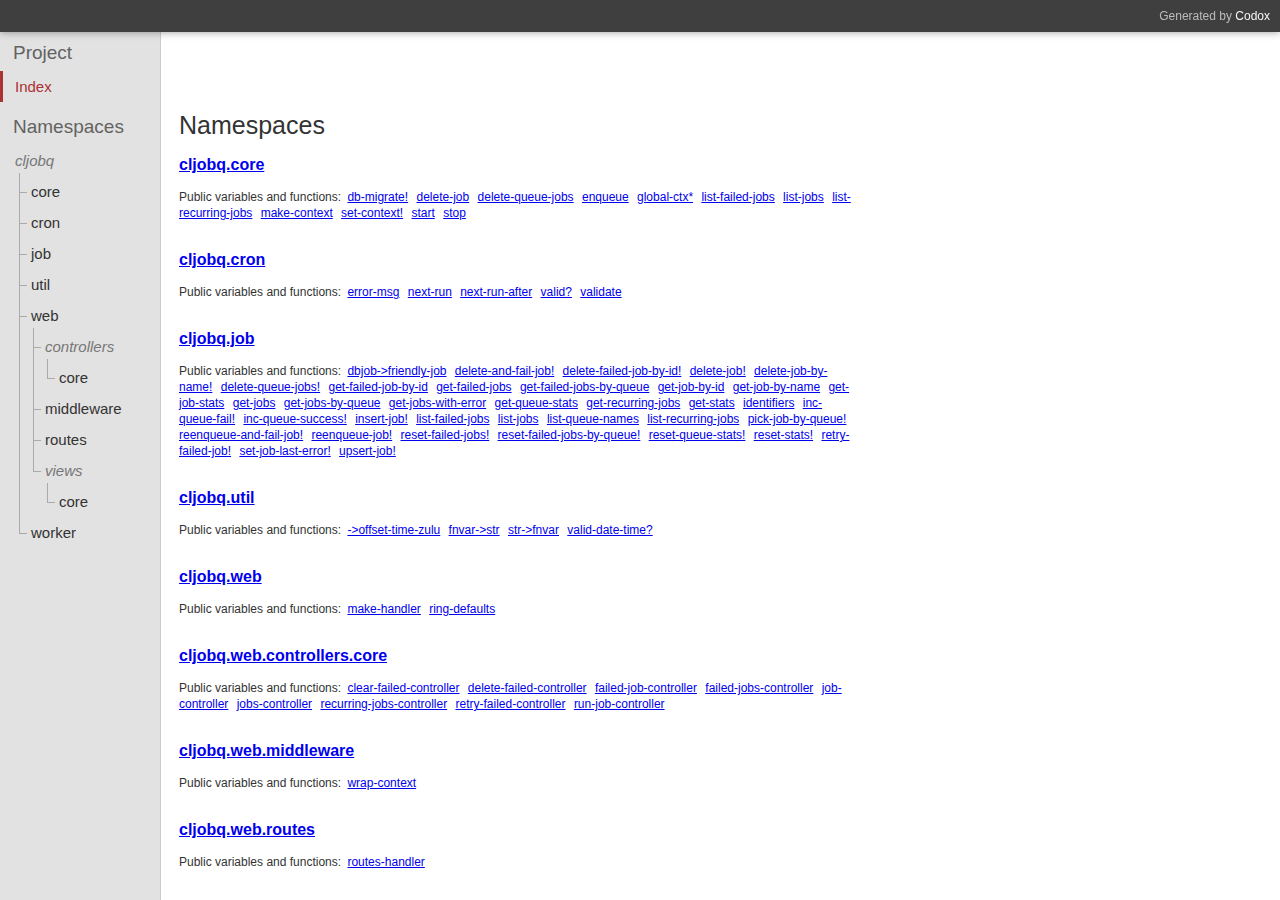
<file: index.html>
<!DOCTYPE html PUBLIC ""
    "">
<html><head><meta charset="UTF-8" /><title> </title><link rel="stylesheet" type="text/css" href="css/default.css" /><link rel="stylesheet" type="text/css" href="css/highlight.css" /><script type="text/javascript" src="js/highlight.min.js"></script><script type="text/javascript" src="js/jquery.min.js"></script><script type="text/javascript" src="js/page_effects.js"></script><script>hljs.initHighlightingOnLoad();</script></head><body><div id="header"><h2>Generated by <a href="https://github.com/weavejester/codox">Codox</a></h2><h1><a href="index.html"><span class="project-title"><span class="project-name"></span> <span class="project-version"></span></span></a></h1></div><div class="sidebar primary"><h3 class="no-link"><span class="inner">Project</span></h3><ul class="index-link"><li class="depth-1 current"><a href="index.html"><div class="inner">Index</div></a></li></ul><h3 class="no-link"><span class="inner">Namespaces</span></h3><ul><li class="depth-1"><div class="no-link"><div class="inner"><span class="tree"><span class="top"></span><span class="bottom"></span></span><span>cljobq</span></div></div></li><li class="depth-2 branch"><a href="cljobq.core.html"><div class="inner"><span class="tree"><span class="top"></span><span class="bottom"></span></span><span>core</span></div></a></li><li class="depth-2 branch"><a href="cljobq.cron.html"><div class="inner"><span class="tree"><span class="top"></span><span class="bottom"></span></span><span>cron</span></div></a></li><li class="depth-2 branch"><a href="cljobq.job.html"><div class="inner"><span class="tree"><span class="top"></span><span class="bottom"></span></span><span>job</span></div></a></li><li class="depth-2 branch"><a href="cljobq.util.html"><div class="inner"><span class="tree"><span class="top"></span><span class="bottom"></span></span><span>util</span></div></a></li><li class="depth-2"><a href="cljobq.web.html"><div class="inner"><span class="tree"><span class="top"></span><span class="bottom"></span></span><span>web</span></div></a></li><li class="depth-3"><div class="no-link"><div class="inner"><span class="tree"><span class="top"></span><span class="bottom"></span></span><span>controllers</span></div></div></li><li class="depth-4"><a href="cljobq.web.controllers.core.html"><div class="inner"><span class="tree"><span class="top"></span><span class="bottom"></span></span><span>core</span></div></a></li><li class="depth-3 branch"><a href="cljobq.web.middleware.html"><div class="inner"><span class="tree" style="top: -52px;"><span class="top" style="height: 61px;"></span><span class="bottom"></span></span><span>middleware</span></div></a></li><li class="depth-3 branch"><a href="cljobq.web.routes.html"><div class="inner"><span class="tree"><span class="top"></span><span class="bottom"></span></span><span>routes</span></div></a></li><li class="depth-3"><div class="no-link"><div class="inner"><span class="tree"><span class="top"></span><span class="bottom"></span></span><span>views</span></div></div></li><li class="depth-4"><a href="cljobq.web.views.core.html"><div class="inner"><span class="tree"><span class="top"></span><span class="bottom"></span></span><span>core</span></div></a></li><li class="depth-2"><a href="cljobq.worker.html"><div class="inner"><span class="tree" style="top: -207px;"><span class="top" style="height: 216px;"></span><span class="bottom"></span></span><span>worker</span></div></a></li></ul></div><div class="namespace-index" id="content"><h1><span class="project-title"><span class="project-name"></span> <span class="project-version"></span></span></h1><h2>Namespaces</h2><div class="namespace"><h3><a href="cljobq.core.html">cljobq.core</a></h3><div class="doc"><div class="markdown"></div></div><div class="index"><p>Public variables and functions:</p><ul><li> <a href="cljobq.core.html#var-db-migrate.21">db-migrate!</a> </li><li> <a href="cljobq.core.html#var-delete-job">delete-job</a> </li><li> <a href="cljobq.core.html#var-delete-queue-jobs">delete-queue-jobs</a> </li><li> <a href="cljobq.core.html#var-enqueue">enqueue</a> </li><li> <a href="cljobq.core.html#var-global-ctx*">global-ctx*</a> </li><li> <a href="cljobq.core.html#var-list-failed-jobs">list-failed-jobs</a> </li><li> <a href="cljobq.core.html#var-list-jobs">list-jobs</a> </li><li> <a href="cljobq.core.html#var-list-recurring-jobs">list-recurring-jobs</a> </li><li> <a href="cljobq.core.html#var-make-context">make-context</a> </li><li> <a href="cljobq.core.html#var-set-context.21">set-context!</a> </li><li> <a href="cljobq.core.html#var-start">start</a> </li><li> <a href="cljobq.core.html#var-stop">stop</a> </li></ul></div></div><div class="namespace"><h3><a href="cljobq.cron.html">cljobq.cron</a></h3><div class="doc"><div class="markdown"></div></div><div class="index"><p>Public variables and functions:</p><ul><li> <a href="cljobq.cron.html#var-error-msg">error-msg</a> </li><li> <a href="cljobq.cron.html#var-next-run">next-run</a> </li><li> <a href="cljobq.cron.html#var-next-run-after">next-run-after</a> </li><li> <a href="cljobq.cron.html#var-valid.3F">valid?</a> </li><li> <a href="cljobq.cron.html#var-validate">validate</a> </li></ul></div></div><div class="namespace"><h3><a href="cljobq.job.html">cljobq.job</a></h3><div class="doc"><div class="markdown"></div></div><div class="index"><p>Public variables and functions:</p><ul><li> <a href="cljobq.job.html#var-dbjob-.3Efriendly-job">dbjob-&gt;friendly-job</a> </li><li> <a href="cljobq.job.html#var-delete-and-fail-job.21">delete-and-fail-job!</a> </li><li> <a href="cljobq.job.html#var-delete-failed-job-by-id.21">delete-failed-job-by-id!</a> </li><li> <a href="cljobq.job.html#var-delete-job.21">delete-job!</a> </li><li> <a href="cljobq.job.html#var-delete-job-by-name.21">delete-job-by-name!</a> </li><li> <a href="cljobq.job.html#var-delete-queue-jobs.21">delete-queue-jobs!</a> </li><li> <a href="cljobq.job.html#var-get-failed-job-by-id">get-failed-job-by-id</a> </li><li> <a href="cljobq.job.html#var-get-failed-jobs">get-failed-jobs</a> </li><li> <a href="cljobq.job.html#var-get-failed-jobs-by-queue">get-failed-jobs-by-queue</a> </li><li> <a href="cljobq.job.html#var-get-job-by-id">get-job-by-id</a> </li><li> <a href="cljobq.job.html#var-get-job-by-name">get-job-by-name</a> </li><li> <a href="cljobq.job.html#var-get-job-stats">get-job-stats</a> </li><li> <a href="cljobq.job.html#var-get-jobs">get-jobs</a> </li><li> <a href="cljobq.job.html#var-get-jobs-by-queue">get-jobs-by-queue</a> </li><li> <a href="cljobq.job.html#var-get-jobs-with-error">get-jobs-with-error</a> </li><li> <a href="cljobq.job.html#var-get-queue-stats">get-queue-stats</a> </li><li> <a href="cljobq.job.html#var-get-recurring-jobs">get-recurring-jobs</a> </li><li> <a href="cljobq.job.html#var-get-stats">get-stats</a> </li><li> <a href="cljobq.job.html#var-identifiers">identifiers</a> </li><li> <a href="cljobq.job.html#var-inc-queue-fail.21">inc-queue-fail!</a> </li><li> <a href="cljobq.job.html#var-inc-queue-success.21">inc-queue-success!</a> </li><li> <a href="cljobq.job.html#var-insert-job.21">insert-job!</a> </li><li> <a href="cljobq.job.html#var-list-failed-jobs">list-failed-jobs</a> </li><li> <a href="cljobq.job.html#var-list-jobs">list-jobs</a> </li><li> <a href="cljobq.job.html#var-list-queue-names">list-queue-names</a> </li><li> <a href="cljobq.job.html#var-list-recurring-jobs">list-recurring-jobs</a> </li><li> <a href="cljobq.job.html#var-pick-job-by-queue.21">pick-job-by-queue!</a> </li><li> <a href="cljobq.job.html#var-reenqueue-and-fail-job.21">reenqueue-and-fail-job!</a> </li><li> <a href="cljobq.job.html#var-reenqueue-job.21">reenqueue-job!</a> </li><li> <a href="cljobq.job.html#var-reset-failed-jobs.21">reset-failed-jobs!</a> </li><li> <a href="cljobq.job.html#var-reset-failed-jobs-by-queue.21">reset-failed-jobs-by-queue!</a> </li><li> <a href="cljobq.job.html#var-reset-queue-stats.21">reset-queue-stats!</a> </li><li> <a href="cljobq.job.html#var-reset-stats.21">reset-stats!</a> </li><li> <a href="cljobq.job.html#var-retry-failed-job.21">retry-failed-job!</a> </li><li> <a href="cljobq.job.html#var-set-job-last-error.21">set-job-last-error!</a> </li><li> <a href="cljobq.job.html#var-upsert-job.21">upsert-job!</a> </li></ul></div></div><div class="namespace"><h3><a href="cljobq.util.html">cljobq.util</a></h3><div class="doc"><div class="markdown"></div></div><div class="index"><p>Public variables and functions:</p><ul><li> <a href="cljobq.util.html#var--.3Eoffset-time-zulu">-&gt;offset-time-zulu</a> </li><li> <a href="cljobq.util.html#var-fnvar-.3Estr">fnvar-&gt;str</a> </li><li> <a href="cljobq.util.html#var-str-.3Efnvar">str-&gt;fnvar</a> </li><li> <a href="cljobq.util.html#var-valid-date-time.3F">valid-date-time?</a> </li></ul></div></div><div class="namespace"><h3><a href="cljobq.web.html">cljobq.web</a></h3><div class="doc"><div class="markdown"></div></div><div class="index"><p>Public variables and functions:</p><ul><li> <a href="cljobq.web.html#var-make-handler">make-handler</a> </li><li> <a href="cljobq.web.html#var-ring-defaults">ring-defaults</a> </li></ul></div></div><div class="namespace"><h3><a href="cljobq.web.controllers.core.html">cljobq.web.controllers.core</a></h3><div class="doc"><div class="markdown"></div></div><div class="index"><p>Public variables and functions:</p><ul><li> <a href="cljobq.web.controllers.core.html#var-clear-failed-controller">clear-failed-controller</a> </li><li> <a href="cljobq.web.controllers.core.html#var-delete-failed-controller">delete-failed-controller</a> </li><li> <a href="cljobq.web.controllers.core.html#var-failed-job-controller">failed-job-controller</a> </li><li> <a href="cljobq.web.controllers.core.html#var-failed-jobs-controller">failed-jobs-controller</a> </li><li> <a href="cljobq.web.controllers.core.html#var-job-controller">job-controller</a> </li><li> <a href="cljobq.web.controllers.core.html#var-jobs-controller">jobs-controller</a> </li><li> <a href="cljobq.web.controllers.core.html#var-recurring-jobs-controller">recurring-jobs-controller</a> </li><li> <a href="cljobq.web.controllers.core.html#var-retry-failed-controller">retry-failed-controller</a> </li><li> <a href="cljobq.web.controllers.core.html#var-run-job-controller">run-job-controller</a> </li></ul></div></div><div class="namespace"><h3><a href="cljobq.web.middleware.html">cljobq.web.middleware</a></h3><div class="doc"><div class="markdown"></div></div><div class="index"><p>Public variables and functions:</p><ul><li> <a href="cljobq.web.middleware.html#var-wrap-context">wrap-context</a> </li></ul></div></div><div class="namespace"><h3><a href="cljobq.web.routes.html">cljobq.web.routes</a></h3><div class="doc"><div class="markdown"></div></div><div class="index"><p>Public variables and functions:</p><ul><li> <a href="cljobq.web.routes.html#var-routes-handler">routes-handler</a> </li></ul></div></div><div class="namespace"><h3><a href="cljobq.web.views.core.html">cljobq.web.views.core</a></h3><div class="doc"><div class="markdown"></div></div><div class="index"><p>Public variables and functions:</p><ul><li> <a href="cljobq.web.views.core.html#var-breadcrumbs">breadcrumbs</a> </li><li> <a href="cljobq.web.views.core.html#var-failed-job-columns">failed-job-columns</a> </li><li> <a href="cljobq.web.views.core.html#var-failed-job-list">failed-job-list</a> </li><li> <a href="cljobq.web.views.core.html#var-flash-toast">flash-toast</a> </li><li> <a href="cljobq.web.views.core.html#var-form-link-button">form-link-button</a> </li><li> <a href="cljobq.web.views.core.html#var-head">head</a> </li><li> <a href="cljobq.web.views.core.html#var-job-columns">job-columns</a> </li><li> <a href="cljobq.web.views.core.html#var-job-list">job-list</a> </li><li> <a href="cljobq.web.views.core.html#var-job-list-scripts">job-list-scripts</a> </li><li> <a href="cljobq.web.views.core.html#var-job-table">job-table</a> </li><li> <a href="cljobq.web.views.core.html#var-navbar">navbar</a> </li><li> <a href="cljobq.web.views.core.html#var-navbar-links">navbar-links</a> </li><li> <a href="cljobq.web.views.core.html#var-queue-select">queue-select</a> </li><li> <a href="cljobq.web.views.core.html#var-recurring-job-columns">recurring-job-columns</a> </li><li> <a href="cljobq.web.views.core.html#var-recurring-job-list">recurring-job-list</a> </li><li> <a href="cljobq.web.views.core.html#var-single-failed-job">single-failed-job</a> </li><li> <a href="cljobq.web.views.core.html#var-single-failed-job-fields">single-failed-job-fields</a> </li><li> <a href="cljobq.web.views.core.html#var-single-job">single-job</a> </li><li> <a href="cljobq.web.views.core.html#var-single-job-fields">single-job-fields</a> </li><li> <a href="cljobq.web.views.core.html#var-stats">stats</a> </li><li> <a href="cljobq.web.views.core.html#var-stats-grid">stats-grid</a> </li></ul></div></div><div class="namespace"><h3><a href="cljobq.worker.html">cljobq.worker</a></h3><div class="doc"><div class="markdown"></div></div><div class="index"><p>Public variables and functions:</p><ul></ul></div></div></div></body></html>
</file>
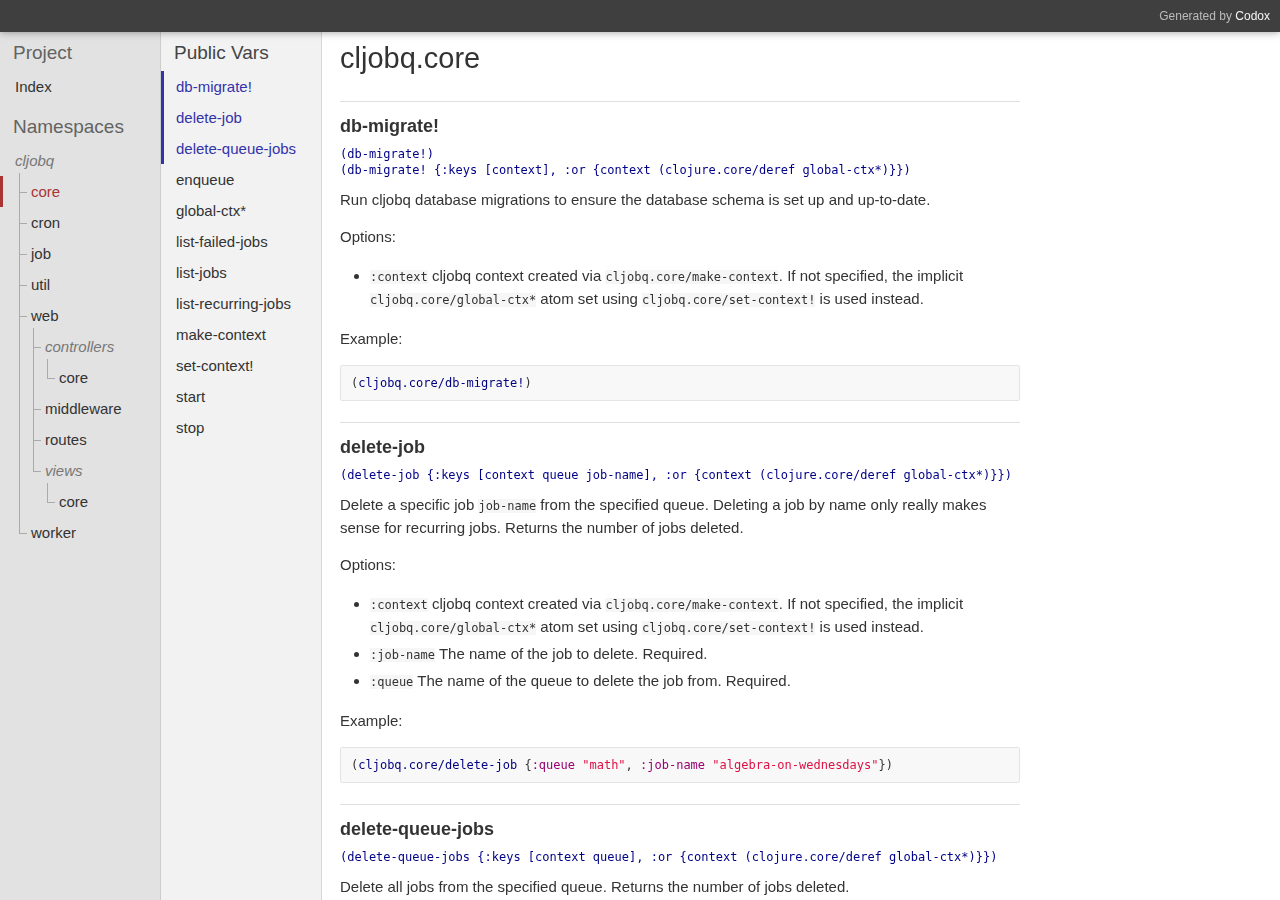
<file: cljobq.core.html>
<!DOCTYPE html PUBLIC ""
    "">
<html><head><meta charset="UTF-8" /><title>cljobq.core documentation</title><link rel="stylesheet" type="text/css" href="css/default.css" /><link rel="stylesheet" type="text/css" href="css/highlight.css" /><script type="text/javascript" src="js/highlight.min.js"></script><script type="text/javascript" src="js/jquery.min.js"></script><script type="text/javascript" src="js/page_effects.js"></script><script>hljs.initHighlightingOnLoad();</script></head><body><div id="header"><h2>Generated by <a href="https://github.com/weavejester/codox">Codox</a></h2><h1><a href="index.html"><span class="project-title"><span class="project-name"></span> <span class="project-version"></span></span></a></h1></div><div class="sidebar primary"><h3 class="no-link"><span class="inner">Project</span></h3><ul class="index-link"><li class="depth-1 "><a href="index.html"><div class="inner">Index</div></a></li></ul><h3 class="no-link"><span class="inner">Namespaces</span></h3><ul><li class="depth-1"><div class="no-link"><div class="inner"><span class="tree"><span class="top"></span><span class="bottom"></span></span><span>cljobq</span></div></div></li><li class="depth-2 branch current"><a href="cljobq.core.html"><div class="inner"><span class="tree"><span class="top"></span><span class="bottom"></span></span><span>core</span></div></a></li><li class="depth-2 branch"><a href="cljobq.cron.html"><div class="inner"><span class="tree"><span class="top"></span><span class="bottom"></span></span><span>cron</span></div></a></li><li class="depth-2 branch"><a href="cljobq.job.html"><div class="inner"><span class="tree"><span class="top"></span><span class="bottom"></span></span><span>job</span></div></a></li><li class="depth-2 branch"><a href="cljobq.util.html"><div class="inner"><span class="tree"><span class="top"></span><span class="bottom"></span></span><span>util</span></div></a></li><li class="depth-2"><a href="cljobq.web.html"><div class="inner"><span class="tree"><span class="top"></span><span class="bottom"></span></span><span>web</span></div></a></li><li class="depth-3"><div class="no-link"><div class="inner"><span class="tree"><span class="top"></span><span class="bottom"></span></span><span>controllers</span></div></div></li><li class="depth-4"><a href="cljobq.web.controllers.core.html"><div class="inner"><span class="tree"><span class="top"></span><span class="bottom"></span></span><span>core</span></div></a></li><li class="depth-3 branch"><a href="cljobq.web.middleware.html"><div class="inner"><span class="tree" style="top: -52px;"><span class="top" style="height: 61px;"></span><span class="bottom"></span></span><span>middleware</span></div></a></li><li class="depth-3 branch"><a href="cljobq.web.routes.html"><div class="inner"><span class="tree"><span class="top"></span><span class="bottom"></span></span><span>routes</span></div></a></li><li class="depth-3"><div class="no-link"><div class="inner"><span class="tree"><span class="top"></span><span class="bottom"></span></span><span>views</span></div></div></li><li class="depth-4"><a href="cljobq.web.views.core.html"><div class="inner"><span class="tree"><span class="top"></span><span class="bottom"></span></span><span>core</span></div></a></li><li class="depth-2"><a href="cljobq.worker.html"><div class="inner"><span class="tree" style="top: -207px;"><span class="top" style="height: 216px;"></span><span class="bottom"></span></span><span>worker</span></div></a></li></ul></div><div class="sidebar secondary"><h3><a href="#top"><span class="inner">Public Vars</span></a></h3><ul><li class="depth-1"><a href="cljobq.core.html#var-db-migrate.21"><div class="inner"><span>db-migrate!</span></div></a></li><li class="depth-1"><a href="cljobq.core.html#var-delete-job"><div class="inner"><span>delete-job</span></div></a></li><li class="depth-1"><a href="cljobq.core.html#var-delete-queue-jobs"><div class="inner"><span>delete-queue-jobs</span></div></a></li><li class="depth-1"><a href="cljobq.core.html#var-enqueue"><div class="inner"><span>enqueue</span></div></a></li><li class="depth-1"><a href="cljobq.core.html#var-global-ctx*"><div class="inner"><span>global-ctx*</span></div></a></li><li class="depth-1"><a href="cljobq.core.html#var-list-failed-jobs"><div class="inner"><span>list-failed-jobs</span></div></a></li><li class="depth-1"><a href="cljobq.core.html#var-list-jobs"><div class="inner"><span>list-jobs</span></div></a></li><li class="depth-1"><a href="cljobq.core.html#var-list-recurring-jobs"><div class="inner"><span>list-recurring-jobs</span></div></a></li><li class="depth-1"><a href="cljobq.core.html#var-make-context"><div class="inner"><span>make-context</span></div></a></li><li class="depth-1"><a href="cljobq.core.html#var-set-context.21"><div class="inner"><span>set-context!</span></div></a></li><li class="depth-1"><a href="cljobq.core.html#var-start"><div class="inner"><span>start</span></div></a></li><li class="depth-1"><a href="cljobq.core.html#var-stop"><div class="inner"><span>stop</span></div></a></li></ul></div><div class="namespace-docs" id="content"><h1 class="anchor" id="top">cljobq.core</h1><div class="doc"><div class="markdown"></div></div><div class="public anchor" id="var-db-migrate.21"><h3>db-migrate!</h3><div class="usage"><code>(db-migrate!)</code><code>(db-migrate! {:keys [context], :or {context (clojure.core/deref global-ctx*)}})</code></div><div class="doc"><div class="markdown"><p>Run cljobq database migrations to ensure the database schema is set up and up-to-date.</p>
<p>Options:</p>
<ul>
<li><code>:context</code>   cljobq context created via <code>cljobq.core/make-context</code>. If not specified, the implicit <code>cljobq.core/global-ctx*</code> atom set using <code>cljobq.core/set-context!</code> is used instead.</li>
</ul>
<p>Example:</p>
<pre><code class="language-clojure">(cljobq.core/db-migrate!)
</code></pre>
</div></div></div><div class="public anchor" id="var-delete-job"><h3>delete-job</h3><div class="usage"><code>(delete-job {:keys [context queue job-name], :or {context (clojure.core/deref global-ctx*)}})</code></div><div class="doc"><div class="markdown"><p>Delete a specific job <code>job-name</code> from the specified queue. Deleting a job by name only really makes sense for recurring jobs. Returns the number of jobs deleted.</p>
<p>Options:</p>
<ul>
<li><code>:context</code>   cljobq context created via <code>cljobq.core/make-context</code>. If not specified, the implicit <code>cljobq.core/global-ctx*</code> atom set using <code>cljobq.core/set-context!</code> is used instead.</li>
<li><code>:job-name</code>  The name of the job to delete. Required.</li>
<li><code>:queue</code>     The name of the queue to delete the job from. Required.</li>
</ul>
<p>Example:</p>
<pre><code class="language-clojure">(cljobq.core/delete-job {:queue "math", :job-name "algebra-on-wednesdays"})
</code></pre>
</div></div></div><div class="public anchor" id="var-delete-queue-jobs"><h3>delete-queue-jobs</h3><div class="usage"><code>(delete-queue-jobs {:keys [context queue], :or {context (clojure.core/deref global-ctx*)}})</code></div><div class="doc"><div class="markdown"><p>Delete all jobs from the specified queue. Returns the number of jobs deleted.</p>
<p>Options:</p>
<ul>
<li><code>:context</code>   cljobq context created via <code>cljobq.core/make-context</code>. If not specified, the implicit <code>cljobq.core/global-ctx*</code> atom set using <code>cljobq.core/set-context!</code> is used instead.</li>
<li><code>:queue</code>     The name of the queue. Required.</li>
</ul>
<p>Example:</p>
<pre><code class="language-clojure">(cljobq.core/delete-queue-jobs {:queue "math"})
</code></pre>
</div></div></div><div class="public anchor" id="var-enqueue"><h3>enqueue</h3><div class="usage"><code>(enqueue {:keys [context queue job-name interval actor args], :or {context (clojure.core/deref global-ctx*), job-name (uuid/v1), interval nil, args []}})</code></div><div class="doc"><div class="markdown"><p>Enqueue a job based on a job description with an optionally specfied explicit <code>context</code>. If a job with the given <code>job-name</code> for the specified <code>queue</code> already exists, the existing job will be updated instead. If no <code>job-name</code> is given, a uuid-based name will be assigned automatically. An <code>interval</code> string (unix cron format) can be specified to create a recurring job. Errors in the interval specification cause an exception to be thrown. Returns the newly inserted job.</p>
<p>Options:</p>
<ul>
<li><code>:context</code>   cljobq context created via <code>cljobq.core/make-context</code>. If not specified, the implicit <code>cljobq.core/global-ctx*</code> atom set using <code>cljobq.core/set-context!</code> is used instead.</li>
<li><code>:job-name</code>  A name for the job. A job name is unique within a queue. If not specified, a UUID-based random name will be used instead.</li>
<li><code>:queue</code>     A queue name to enqueue the job to. Required.</li>
<li><code>:actor</code>     A var-quoted function to run as part of this job. Required.</li>
<li><code>:args</code>      A vector of arguments to pass to the job function.</li>
<li><code>:interval</code>  A string-based UNIX cron expression defining the interval at which to run a job. If specified, a recurring job is created. If omitted or nil, the job will only run once.</li>
<li><code>:run-at</code>    The date/time at which to run the job. If omitted, the job will be scheduled to run immediately if it is a one-off job, or at the next recurrence if an <code>interval</code> was specified.</li>
</ul>
<p>Example:</p>
<pre><code class="language-clojure">(cljobq.core/enqueue
  {:actor #'*-and-log
   :args [9 6]
   :queue "math"})
</code></pre>
<p>Example return value:</p>
<pre><code class="language-clojure">{:args [9 6]
 :job-name "10189f80-81ab-11e8-9e30-698897b5b41d"
 :last-error nil
 :queue "math"
 :status "pending"
 :id 18
 :picked-at nil
 :interval nil
 :created-at #inst "2018-07-07T06:00:34.430781000-00:00"
 :run-at #inst "2018-07-07T06:00:34.424000000-00:00"
 :attempt 0
 :related-job-id nil
 :actor "user/*-and-log"}
</code></pre>
</div></div></div><div class="public anchor" id="var-global-ctx*"><h3>global-ctx*</h3><div class="usage"></div><div class="doc"><div class="markdown"></div></div></div><div class="public anchor" id="var-list-failed-jobs"><h3>list-failed-jobs</h3><div class="usage"><code>(list-failed-jobs)</code><code>(list-failed-jobs {:keys [context queue], :or {context (clojure.core/deref global-ctx*), queue nil}})</code></div><div class="doc"><div class="markdown"><p>List all failed jobs. If <code>queue</code> is specified, only jobs for that queue will be shown.</p>
<p>Options:</p>
<ul>
<li><code>:context</code>   cljobq context created via <code>cljobq.core/make-context</code>. If not specified, the implicit <code>cljobq.core/global-ctx*</code> atom set using <code>cljobq.core/set-context!</code> is used instead.</li>
<li><code>:queue</code>     The name of the queue. If omitted, jobs from all queues will be shown.</li>
</ul>
<p>Example:</p>
<pre><code class="language-clojure">(cljobq.core/list-failed-jobs {:queue "queue-c"})
</code></pre>
<p>Example return value:</p>
<pre><code class="language-clojure">({:args [14 :e]
  :job-name "929238f0-7e2b-11e8-9580-698897b5b41d"
  :last-error "Error from actor `user/*-and-log` payload `[14 :e]`: clojure.lang.Keyword cannot be cast to java.lang.Number\nclojure.lang.Numbers.multiply(Numbers.java:148)\nuser$_STAR__and_log.invokeStatic(form-init6140559550272751977.clj:2)\nuser$_STAR__and_log.invoke(form-init6140559550272751977.clj:1) ..."
  :queue "queue-c"
  :status nil
  :id 12
  :picked-at #inst "2018-07-04T20:43:12.000747000-00:00"
  :interval nil
  :created-at #inst "2018-07-02T19:10:24.264601000-00:00"
  :run-at nil
  :attempt 5
  :related-job-id nil
  :actor "user/*-and-log"})
</code></pre>
</div></div></div><div class="public anchor" id="var-list-jobs"><h3>list-jobs</h3><div class="usage"><code>(list-jobs)</code><code>(list-jobs {:keys [context queue], :or {context (clojure.core/deref global-ctx*), queue nil}})</code></div><div class="doc"><div class="markdown"><p>List all non-failed jobs. If <code>queue</code> is specified, only jobs for that queue will be shown.</p>
<p>Options:</p>
<ul>
<li><code>:context</code>   cljobq context created via <code>cljobq.core/make-context</code>. If not specified, the implicit <code>cljobq.core/global-ctx*</code> atom set using <code>cljobq.core/set-context!</code> is used instead.</li>
<li><code>:queue</code>     The name of the queue. If omitted, jobs from all queues will be shown.</li>
</ul>
<p>Example:</p>
<pre><code class="language-clojure">(cljobq.core/list-jobs)
</code></pre>
<p>Example return value:</p>
<pre><code class="language-clojure">({:args [9 6]
  :job-name "10189f80-81ab-11e8-9e30-698897b5b41d"
  :last-error nil
  :queue "math"
  :status "pending"
  :id 18
  :picked-at nil
  :interval nil
  :created-at #inst "2018-07-07T06:00:34.430781000-00:00"
  :run-at #inst "2018-07-07T06:00:34.424000000-00:00"
  :attempt 0
  :related-job-id nil
  :actor "user/*-and-log"}
 {:args [:a 81]
  :job-name "regular-math-err"
  :last-error nil
  :queue "queue-c"
  :status "scheduled"
  :id 22
  :picked-at nil
  :interval "15 23 * * *"
  :created-at #inst "2018-07-07T06:56:35.294888000-00:00"
  :run-at #inst "2018-07-07T22:15:00.000000000-00:00"
  :attempt 0
  :related-job-id nil
  :actor "user/*-and-log"})
</code></pre>
</div></div></div><div class="public anchor" id="var-list-recurring-jobs"><h3>list-recurring-jobs</h3><div class="usage"><code>(list-recurring-jobs)</code><code>(list-recurring-jobs {:keys [context queue], :or {context (clojure.core/deref global-ctx*), queue nil}})</code></div><div class="doc"><div class="markdown"><p>List all recurring jobs. If <code>queue</code> is specified, only jobs for that queue will be shown.</p>
<p>Options:</p>
<ul>
<li><code>:context</code>   cljobq context created via <code>cljobq.core/make-context</code>. If not specified, the implicit <code>cljobq.core/global-ctx*</code> atom set using <code>cljobq.core/set-context!</code> is used instead.</li>
<li><code>:queue</code>     The name of the queue. If omitted, jobs from all queues will be shown.</li>
</ul>
<p>Example:</p>
<pre><code class="language-clojure">(cljobq.core/list-recurring-jobs {:queue "math"})
</code></pre>
<p>Example return value:</p>
<pre><code class="language-clojure">({:args [:a 81]
  :job-name "regular-math-err"
  :last-error nil
  :queue "queue-c"
  :status "scheduled"
  :id 22
  :picked-at nil
  :interval "15 23 * * *"
  :created-at #inst "2018-07-07T06:56:35.294888000-00:00"
  :run-at #inst "2018-07-07T22:15:00.000000000-00:00"
  :attempt 0
  :related-job-id nil
  :actor "user/*-and-log"})
</code></pre>
</div></div></div><div class="public anchor" id="var-make-context"><h3>make-context</h3><div class="usage"><code>(make-context {:keys [db default-timeout default-max-timeout default-max-attempts default-num-threads], :or {default-timeout 1800, default-max-timeout (* default-timeout 10), default-num-threads 1, default-max-attempts 3}, :as context})</code></div><div class="doc"><div class="markdown"><p>Return a new cljobq context based on the config hash passed in. cljobq does not use connection pooling internally, however, connection pooling can be enabled by using a db-spec with a data source set using hikari-cp or c3p0.</p>
<p>All options except for <code>:db</code> can be overriden per queue in the queue-defs passed to <code>cljobq.core/start</code>.</p>
<p>Options:</p>
<ul>
<li><code>:db</code>                   A <code>clojure.java.jdbc</code> db-spec map. Required.</li>
<li><code>:default-timeout</code>      The default job timeout, in seconds. Defaults to 1800 seconds.</li>
<li><code>:default-max-timeout</code>  The default maximum job timeout, including any backoff. Defaults to 10 times the default timeout.</li>
<li><code>:default-max-attempts</code> The default maximum number of attempts/retries to try and run a job for before marking it as failed. Defaults to 3.</li>
<li><code>:default-num-threads</code>  The default number of worker threads for a queue. Defaults to 1.</li>
<li><code>:app/context</code>          An optional application-specific context passed as first argument to all job function invocations. If not provided, the parameter will not omitted from the job function invocation.</li>
</ul>
<p>Example:</p>
<pre><code class="language-clojure">(def jobq-context
  (cljobq.core/make-context
    {:db {:connection-uri "jdbc:postgresql://localhost:5432/jobqtest?user=test&amp;password=test"}
     :default-timeout 180}))
</code></pre>
</div></div></div><div class="public anchor" id="var-set-context.21"><h3>set-context!</h3><div class="usage"><code>(set-context! v)</code></div><div class="doc"><div class="markdown"><p>Set the global context <code>cljobq.core/global-ctx*</code> based on the passed in config <code>v</code>. See <code>cljobq.core/make-context</code> for more information on the configuration options.</p>
<p>The global context serves as an implicit context to all other functions in the absence of an explicit context.</p>
<p>Example:</p>
<pre><code class="language-clojure">(cljobq.core/set-context!
  {:db {:connection-uri "jdbc:postgresql://localhost:5432/jobqtest?user=test&amp;password=test"}
   :default-timeout 180})
</code></pre>
</div></div></div><div class="public anchor" id="var-start"><h3>start</h3><div class="usage"><code>(start {:keys [context queues], :or {context (clojure.core/deref global-ctx*)}})</code></div><div class="doc"><div class="markdown"><p>Given a set of queue definitions in <code>queues</code>, start the worker threads for each of the defined queues and start processing jobs. Returns a <code>run-info</code> which can be used to stop the threads (see <code>cljobq.core/stop</code> for more information.</p>
<p>Options:</p>
<ul>
<li><code>:context</code>   cljobq context created via <code>cljobq.core/make-context</code>. If not specified, the implicit <code>cljobq.core/global-ctx*</code> atom set using <code>cljobq.core/set-context!</code> is used instead.</li>
<li><code>:queues</code>    A map of queue-name -&gt; queue-def. A queue def can an empty map, in which case the defaults of the <code>context</code> will be used for all options.</li>
</ul>
<p>Each queue-def is a map with the following options (defaults are taken from the context - see <code>cljobq.core/make-context</code>):</p>
<ul>
<li><code>:num-threads</code>     The number of worker threads to start for this queue.</li>
<li><code>:max-attempts</code>    The maximum number of attempts/retries to try and run a job on this queue for before marking it as failed.</li>
<li><code>:timeout</code>         The job timeout, in seconds.</li>
<li><code>:max-timeout</code>     The maximum job timeout, including any backoff.</li>
<li><code>:backoff-factor</code>  The backoff factor to use when calculating when to retry a job. Calculated as: <code>random() * timeout + min(max-timeout, timeout * backoff-factor ^ attempt-number)</code>. A <code>backoff-factor</code> of 1 defines a constant backoff, whilst a factor greater than 1 defines an exponential backoff.</li>
<li><code>:poll-interval</code>   The number of seconds the queue’s workers will sleep for if no job is ready to run.</li>
</ul>
<p>Example:</p>
<pre><code class="language-clojure">(def jobq-runinfo
  (cljobq.core/start
    {:queues
     {:default
      {}
      :math
      {:num-threads 4
       :max-attempts 1
       :poll-interval 5}
      :email
      {:num-threads 2
       :timeout 600
       :max-timeout 14400
       :backoff-factor 1.9}}}))
</code></pre>
</div></div></div><div class="public anchor" id="var-stop"><h3>stop</h3><div class="usage"><code>(stop)</code><code>(stop run-info-or-ctx)</code></div><div class="doc"><div class="markdown"><p>Stop all worker threads. Can be passed either a <code>run-info</code> returned by <code>cljobq.core/start</code> or a context. If passed a context, only the threads started by the last call to <code>cljobq.core/start</code> with that context will be stopped.</p>
<p>Example:</p>
<pre><code class="language-clojure">(cljobq.core/stop jobq-runinfo)
</code></pre>
</div></div></div></div></body></html>
</file>
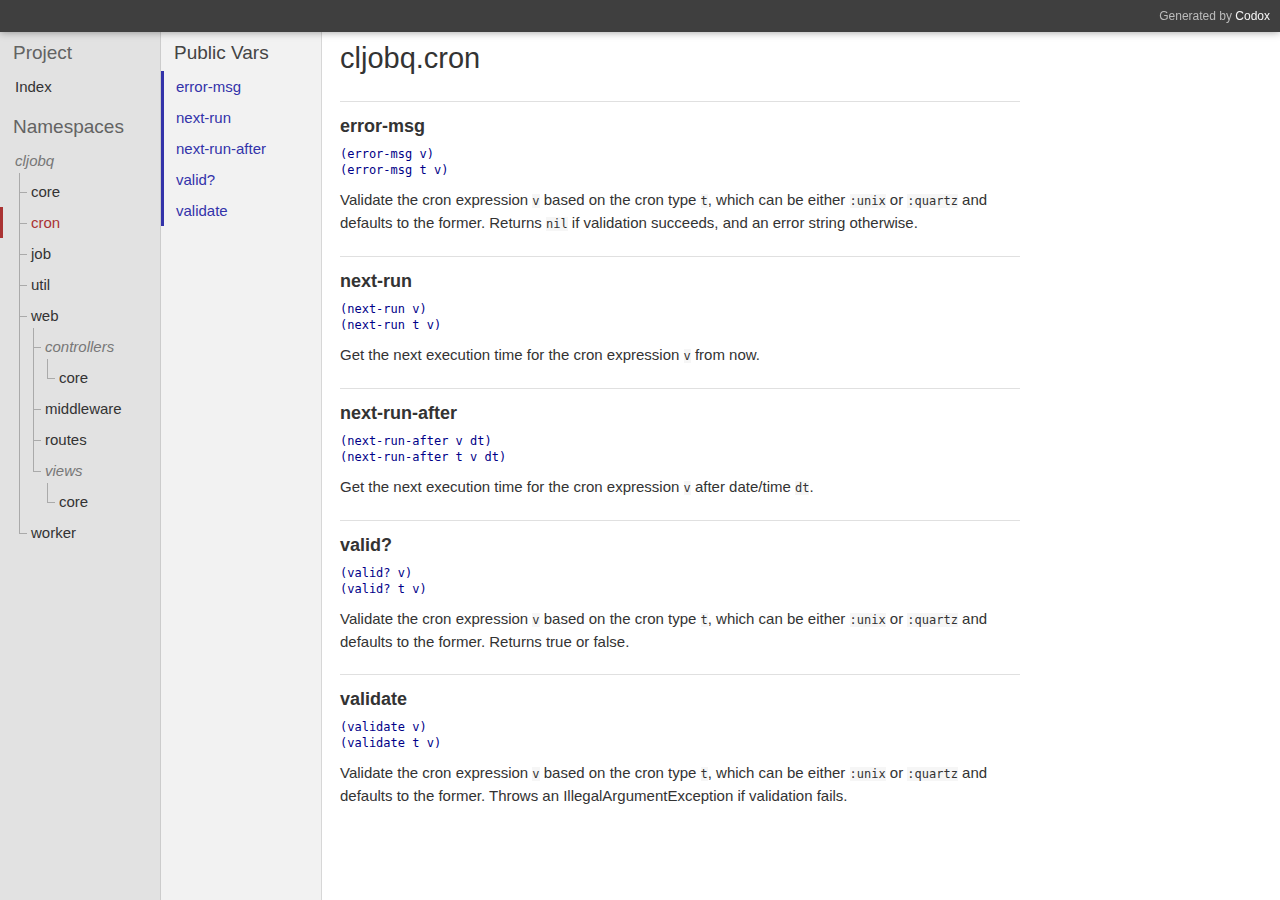
<file: cljobq.cron.html>
<!DOCTYPE html PUBLIC ""
    "">
<html><head><meta charset="UTF-8" /><title>cljobq.cron documentation</title><link rel="stylesheet" type="text/css" href="css/default.css" /><link rel="stylesheet" type="text/css" href="css/highlight.css" /><script type="text/javascript" src="js/highlight.min.js"></script><script type="text/javascript" src="js/jquery.min.js"></script><script type="text/javascript" src="js/page_effects.js"></script><script>hljs.initHighlightingOnLoad();</script></head><body><div id="header"><h2>Generated by <a href="https://github.com/weavejester/codox">Codox</a></h2><h1><a href="index.html"><span class="project-title"><span class="project-name"></span> <span class="project-version"></span></span></a></h1></div><div class="sidebar primary"><h3 class="no-link"><span class="inner">Project</span></h3><ul class="index-link"><li class="depth-1 "><a href="index.html"><div class="inner">Index</div></a></li></ul><h3 class="no-link"><span class="inner">Namespaces</span></h3><ul><li class="depth-1"><div class="no-link"><div class="inner"><span class="tree"><span class="top"></span><span class="bottom"></span></span><span>cljobq</span></div></div></li><li class="depth-2 branch"><a href="cljobq.core.html"><div class="inner"><span class="tree"><span class="top"></span><span class="bottom"></span></span><span>core</span></div></a></li><li class="depth-2 branch current"><a href="cljobq.cron.html"><div class="inner"><span class="tree"><span class="top"></span><span class="bottom"></span></span><span>cron</span></div></a></li><li class="depth-2 branch"><a href="cljobq.job.html"><div class="inner"><span class="tree"><span class="top"></span><span class="bottom"></span></span><span>job</span></div></a></li><li class="depth-2 branch"><a href="cljobq.util.html"><div class="inner"><span class="tree"><span class="top"></span><span class="bottom"></span></span><span>util</span></div></a></li><li class="depth-2"><a href="cljobq.web.html"><div class="inner"><span class="tree"><span class="top"></span><span class="bottom"></span></span><span>web</span></div></a></li><li class="depth-3"><div class="no-link"><div class="inner"><span class="tree"><span class="top"></span><span class="bottom"></span></span><span>controllers</span></div></div></li><li class="depth-4"><a href="cljobq.web.controllers.core.html"><div class="inner"><span class="tree"><span class="top"></span><span class="bottom"></span></span><span>core</span></div></a></li><li class="depth-3 branch"><a href="cljobq.web.middleware.html"><div class="inner"><span class="tree" style="top: -52px;"><span class="top" style="height: 61px;"></span><span class="bottom"></span></span><span>middleware</span></div></a></li><li class="depth-3 branch"><a href="cljobq.web.routes.html"><div class="inner"><span class="tree"><span class="top"></span><span class="bottom"></span></span><span>routes</span></div></a></li><li class="depth-3"><div class="no-link"><div class="inner"><span class="tree"><span class="top"></span><span class="bottom"></span></span><span>views</span></div></div></li><li class="depth-4"><a href="cljobq.web.views.core.html"><div class="inner"><span class="tree"><span class="top"></span><span class="bottom"></span></span><span>core</span></div></a></li><li class="depth-2"><a href="cljobq.worker.html"><div class="inner"><span class="tree" style="top: -207px;"><span class="top" style="height: 216px;"></span><span class="bottom"></span></span><span>worker</span></div></a></li></ul></div><div class="sidebar secondary"><h3><a href="#top"><span class="inner">Public Vars</span></a></h3><ul><li class="depth-1"><a href="cljobq.cron.html#var-error-msg"><div class="inner"><span>error-msg</span></div></a></li><li class="depth-1"><a href="cljobq.cron.html#var-next-run"><div class="inner"><span>next-run</span></div></a></li><li class="depth-1"><a href="cljobq.cron.html#var-next-run-after"><div class="inner"><span>next-run-after</span></div></a></li><li class="depth-1"><a href="cljobq.cron.html#var-valid.3F"><div class="inner"><span>valid?</span></div></a></li><li class="depth-1"><a href="cljobq.cron.html#var-validate"><div class="inner"><span>validate</span></div></a></li></ul></div><div class="namespace-docs" id="content"><h1 class="anchor" id="top">cljobq.cron</h1><div class="doc"><div class="markdown"></div></div><div class="public anchor" id="var-error-msg"><h3>error-msg</h3><div class="usage"><code>(error-msg v)</code><code>(error-msg t v)</code></div><div class="doc"><div class="markdown"><p>Validate the cron expression <code>v</code> based on the cron type <code>t</code>, which can be either <code>:unix</code> or <code>:quartz</code> and defaults to the former. Returns <code>nil</code> if validation succeeds, and an error string otherwise.</p>
</div></div></div><div class="public anchor" id="var-next-run"><h3>next-run</h3><div class="usage"><code>(next-run v)</code><code>(next-run t v)</code></div><div class="doc"><div class="markdown"><p>Get the next execution time for the cron expression <code>v</code> from now.</p>
</div></div></div><div class="public anchor" id="var-next-run-after"><h3>next-run-after</h3><div class="usage"><code>(next-run-after v dt)</code><code>(next-run-after t v dt)</code></div><div class="doc"><div class="markdown"><p>Get the next execution time for the cron expression <code>v</code> after date/time <code>dt</code>.</p>
</div></div></div><div class="public anchor" id="var-valid.3F"><h3>valid?</h3><div class="usage"><code>(valid? v)</code><code>(valid? t v)</code></div><div class="doc"><div class="markdown"><p>Validate the cron expression <code>v</code> based on the cron type <code>t</code>, which can be either <code>:unix</code> or <code>:quartz</code> and defaults to the former. Returns true or false.</p>
</div></div></div><div class="public anchor" id="var-validate"><h3>validate</h3><div class="usage"><code>(validate v)</code><code>(validate t v)</code></div><div class="doc"><div class="markdown"><p>Validate the cron expression <code>v</code> based on the cron type <code>t</code>, which can be either <code>:unix</code> or <code>:quartz</code> and defaults to the former. Throws an IllegalArgumentException if validation fails.</p>
</div></div></div></div></body></html>
</file>
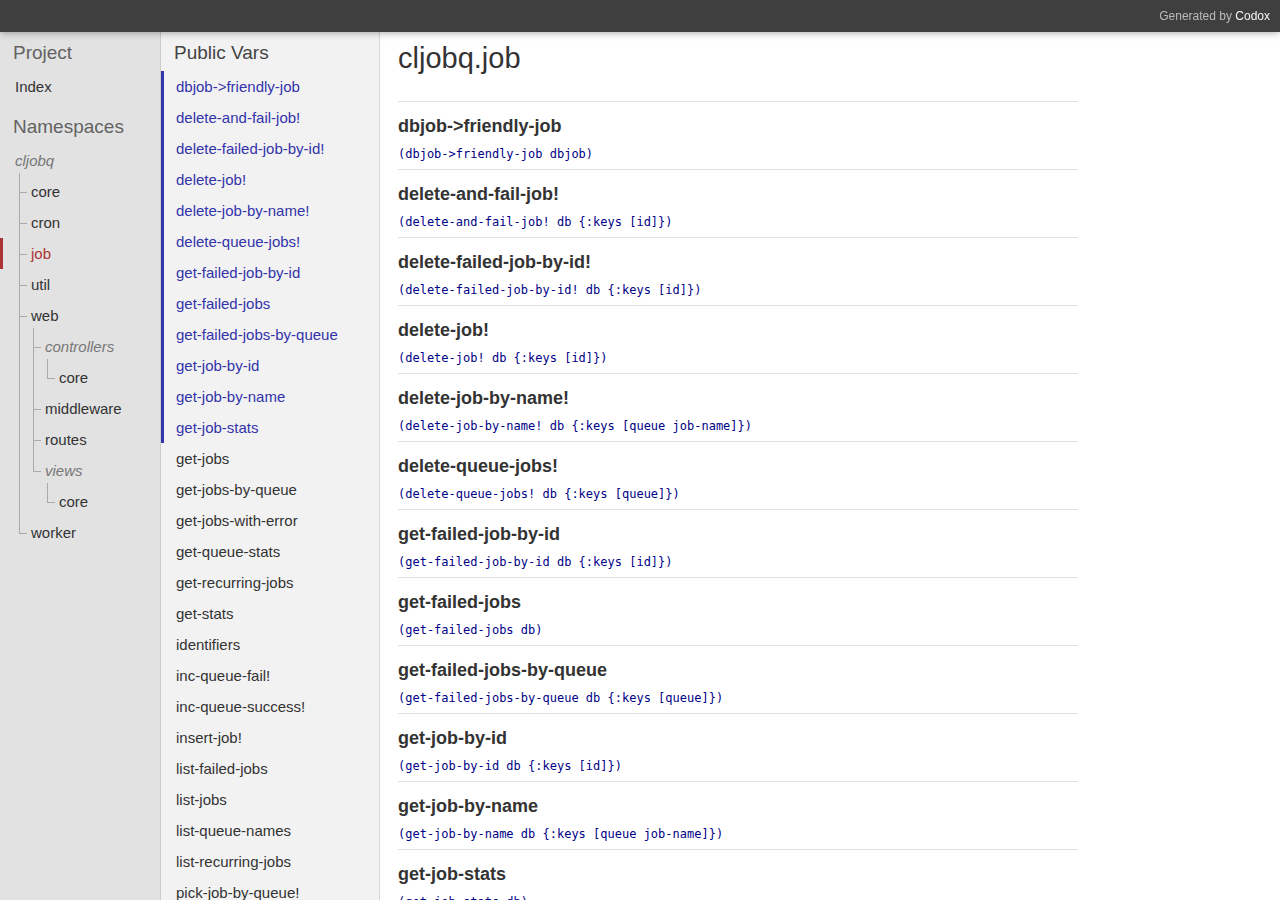
<file: cljobq.job.html>
<!DOCTYPE html PUBLIC ""
    "">
<html><head><meta charset="UTF-8" /><title>cljobq.job documentation</title><link rel="stylesheet" type="text/css" href="css/default.css" /><link rel="stylesheet" type="text/css" href="css/highlight.css" /><script type="text/javascript" src="js/highlight.min.js"></script><script type="text/javascript" src="js/jquery.min.js"></script><script type="text/javascript" src="js/page_effects.js"></script><script>hljs.initHighlightingOnLoad();</script></head><body><div id="header"><h2>Generated by <a href="https://github.com/weavejester/codox">Codox</a></h2><h1><a href="index.html"><span class="project-title"><span class="project-name"></span> <span class="project-version"></span></span></a></h1></div><div class="sidebar primary"><h3 class="no-link"><span class="inner">Project</span></h3><ul class="index-link"><li class="depth-1 "><a href="index.html"><div class="inner">Index</div></a></li></ul><h3 class="no-link"><span class="inner">Namespaces</span></h3><ul><li class="depth-1"><div class="no-link"><div class="inner"><span class="tree"><span class="top"></span><span class="bottom"></span></span><span>cljobq</span></div></div></li><li class="depth-2 branch"><a href="cljobq.core.html"><div class="inner"><span class="tree"><span class="top"></span><span class="bottom"></span></span><span>core</span></div></a></li><li class="depth-2 branch"><a href="cljobq.cron.html"><div class="inner"><span class="tree"><span class="top"></span><span class="bottom"></span></span><span>cron</span></div></a></li><li class="depth-2 branch current"><a href="cljobq.job.html"><div class="inner"><span class="tree"><span class="top"></span><span class="bottom"></span></span><span>job</span></div></a></li><li class="depth-2 branch"><a href="cljobq.util.html"><div class="inner"><span class="tree"><span class="top"></span><span class="bottom"></span></span><span>util</span></div></a></li><li class="depth-2"><a href="cljobq.web.html"><div class="inner"><span class="tree"><span class="top"></span><span class="bottom"></span></span><span>web</span></div></a></li><li class="depth-3"><div class="no-link"><div class="inner"><span class="tree"><span class="top"></span><span class="bottom"></span></span><span>controllers</span></div></div></li><li class="depth-4"><a href="cljobq.web.controllers.core.html"><div class="inner"><span class="tree"><span class="top"></span><span class="bottom"></span></span><span>core</span></div></a></li><li class="depth-3 branch"><a href="cljobq.web.middleware.html"><div class="inner"><span class="tree" style="top: -52px;"><span class="top" style="height: 61px;"></span><span class="bottom"></span></span><span>middleware</span></div></a></li><li class="depth-3 branch"><a href="cljobq.web.routes.html"><div class="inner"><span class="tree"><span class="top"></span><span class="bottom"></span></span><span>routes</span></div></a></li><li class="depth-3"><div class="no-link"><div class="inner"><span class="tree"><span class="top"></span><span class="bottom"></span></span><span>views</span></div></div></li><li class="depth-4"><a href="cljobq.web.views.core.html"><div class="inner"><span class="tree"><span class="top"></span><span class="bottom"></span></span><span>core</span></div></a></li><li class="depth-2"><a href="cljobq.worker.html"><div class="inner"><span class="tree" style="top: -207px;"><span class="top" style="height: 216px;"></span><span class="bottom"></span></span><span>worker</span></div></a></li></ul></div><div class="sidebar secondary"><h3><a href="#top"><span class="inner">Public Vars</span></a></h3><ul><li class="depth-1"><a href="cljobq.job.html#var-dbjob-.3Efriendly-job"><div class="inner"><span>dbjob-&gt;friendly-job</span></div></a></li><li class="depth-1"><a href="cljobq.job.html#var-delete-and-fail-job.21"><div class="inner"><span>delete-and-fail-job!</span></div></a></li><li class="depth-1"><a href="cljobq.job.html#var-delete-failed-job-by-id.21"><div class="inner"><span>delete-failed-job-by-id!</span></div></a></li><li class="depth-1"><a href="cljobq.job.html#var-delete-job.21"><div class="inner"><span>delete-job!</span></div></a></li><li class="depth-1"><a href="cljobq.job.html#var-delete-job-by-name.21"><div class="inner"><span>delete-job-by-name!</span></div></a></li><li class="depth-1"><a href="cljobq.job.html#var-delete-queue-jobs.21"><div class="inner"><span>delete-queue-jobs!</span></div></a></li><li class="depth-1"><a href="cljobq.job.html#var-get-failed-job-by-id"><div class="inner"><span>get-failed-job-by-id</span></div></a></li><li class="depth-1"><a href="cljobq.job.html#var-get-failed-jobs"><div class="inner"><span>get-failed-jobs</span></div></a></li><li class="depth-1"><a href="cljobq.job.html#var-get-failed-jobs-by-queue"><div class="inner"><span>get-failed-jobs-by-queue</span></div></a></li><li class="depth-1"><a href="cljobq.job.html#var-get-job-by-id"><div class="inner"><span>get-job-by-id</span></div></a></li><li class="depth-1"><a href="cljobq.job.html#var-get-job-by-name"><div class="inner"><span>get-job-by-name</span></div></a></li><li class="depth-1"><a href="cljobq.job.html#var-get-job-stats"><div class="inner"><span>get-job-stats</span></div></a></li><li class="depth-1"><a href="cljobq.job.html#var-get-jobs"><div class="inner"><span>get-jobs</span></div></a></li><li class="depth-1"><a href="cljobq.job.html#var-get-jobs-by-queue"><div class="inner"><span>get-jobs-by-queue</span></div></a></li><li class="depth-1"><a href="cljobq.job.html#var-get-jobs-with-error"><div class="inner"><span>get-jobs-with-error</span></div></a></li><li class="depth-1"><a href="cljobq.job.html#var-get-queue-stats"><div class="inner"><span>get-queue-stats</span></div></a></li><li class="depth-1"><a href="cljobq.job.html#var-get-recurring-jobs"><div class="inner"><span>get-recurring-jobs</span></div></a></li><li class="depth-1"><a href="cljobq.job.html#var-get-stats"><div class="inner"><span>get-stats</span></div></a></li><li class="depth-1"><a href="cljobq.job.html#var-identifiers"><div class="inner"><span>identifiers</span></div></a></li><li class="depth-1"><a href="cljobq.job.html#var-inc-queue-fail.21"><div class="inner"><span>inc-queue-fail!</span></div></a></li><li class="depth-1"><a href="cljobq.job.html#var-inc-queue-success.21"><div class="inner"><span>inc-queue-success!</span></div></a></li><li class="depth-1"><a href="cljobq.job.html#var-insert-job.21"><div class="inner"><span>insert-job!</span></div></a></li><li class="depth-1"><a href="cljobq.job.html#var-list-failed-jobs"><div class="inner"><span>list-failed-jobs</span></div></a></li><li class="depth-1"><a href="cljobq.job.html#var-list-jobs"><div class="inner"><span>list-jobs</span></div></a></li><li class="depth-1"><a href="cljobq.job.html#var-list-queue-names"><div class="inner"><span>list-queue-names</span></div></a></li><li class="depth-1"><a href="cljobq.job.html#var-list-recurring-jobs"><div class="inner"><span>list-recurring-jobs</span></div></a></li><li class="depth-1"><a href="cljobq.job.html#var-pick-job-by-queue.21"><div class="inner"><span>pick-job-by-queue!</span></div></a></li><li class="depth-1"><a href="cljobq.job.html#var-reenqueue-and-fail-job.21"><div class="inner"><span>reenqueue-and-fail-job!</span></div></a></li><li class="depth-1"><a href="cljobq.job.html#var-reenqueue-job.21"><div class="inner"><span>reenqueue-job!</span></div></a></li><li class="depth-1"><a href="cljobq.job.html#var-reset-failed-jobs.21"><div class="inner"><span>reset-failed-jobs!</span></div></a></li><li class="depth-1"><a href="cljobq.job.html#var-reset-failed-jobs-by-queue.21"><div class="inner"><span>reset-failed-jobs-by-queue!</span></div></a></li><li class="depth-1"><a href="cljobq.job.html#var-reset-queue-stats.21"><div class="inner"><span>reset-queue-stats!</span></div></a></li><li class="depth-1"><a href="cljobq.job.html#var-reset-stats.21"><div class="inner"><span>reset-stats!</span></div></a></li><li class="depth-1"><a href="cljobq.job.html#var-retry-failed-job.21"><div class="inner"><span>retry-failed-job!</span></div></a></li><li class="depth-1"><a href="cljobq.job.html#var-set-job-last-error.21"><div class="inner"><span>set-job-last-error!</span></div></a></li><li class="depth-1"><a href="cljobq.job.html#var-upsert-job.21"><div class="inner"><span>upsert-job!</span></div></a></li></ul></div><div class="namespace-docs" id="content"><h1 class="anchor" id="top">cljobq.job</h1><div class="doc"><div class="markdown"></div></div><div class="public anchor" id="var-dbjob-.3Efriendly-job"><h3>dbjob-&gt;friendly-job</h3><div class="usage"><code>(dbjob-&gt;friendly-job dbjob)</code></div><div class="doc"><div class="markdown"></div></div></div><div class="public anchor" id="var-delete-and-fail-job.21"><h3>delete-and-fail-job!</h3><div class="usage"><code>(delete-and-fail-job! db {:keys [id]})</code></div><div class="doc"><div class="markdown"></div></div></div><div class="public anchor" id="var-delete-failed-job-by-id.21"><h3>delete-failed-job-by-id!</h3><div class="usage"><code>(delete-failed-job-by-id! db {:keys [id]})</code></div><div class="doc"><div class="markdown"></div></div></div><div class="public anchor" id="var-delete-job.21"><h3>delete-job!</h3><div class="usage"><code>(delete-job! db {:keys [id]})</code></div><div class="doc"><div class="markdown"></div></div></div><div class="public anchor" id="var-delete-job-by-name.21"><h3>delete-job-by-name!</h3><div class="usage"><code>(delete-job-by-name! db {:keys [queue job-name]})</code></div><div class="doc"><div class="markdown"></div></div></div><div class="public anchor" id="var-delete-queue-jobs.21"><h3>delete-queue-jobs!</h3><div class="usage"><code>(delete-queue-jobs! db {:keys [queue]})</code></div><div class="doc"><div class="markdown"></div></div></div><div class="public anchor" id="var-get-failed-job-by-id"><h3>get-failed-job-by-id</h3><div class="usage"><code>(get-failed-job-by-id db {:keys [id]})</code></div><div class="doc"><div class="markdown"></div></div></div><div class="public anchor" id="var-get-failed-jobs"><h3>get-failed-jobs</h3><div class="usage"><code>(get-failed-jobs db)</code></div><div class="doc"><div class="markdown"></div></div></div><div class="public anchor" id="var-get-failed-jobs-by-queue"><h3>get-failed-jobs-by-queue</h3><div class="usage"><code>(get-failed-jobs-by-queue db {:keys [queue]})</code></div><div class="doc"><div class="markdown"></div></div></div><div class="public anchor" id="var-get-job-by-id"><h3>get-job-by-id</h3><div class="usage"><code>(get-job-by-id db {:keys [id]})</code></div><div class="doc"><div class="markdown"></div></div></div><div class="public anchor" id="var-get-job-by-name"><h3>get-job-by-name</h3><div class="usage"><code>(get-job-by-name db {:keys [queue job-name]})</code></div><div class="doc"><div class="markdown"></div></div></div><div class="public anchor" id="var-get-job-stats"><h3>get-job-stats</h3><div class="usage"><code>(get-job-stats db)</code></div><div class="doc"><div class="markdown"></div></div></div><div class="public anchor" id="var-get-jobs"><h3>get-jobs</h3><div class="usage"><code>(get-jobs db)</code></div><div class="doc"><div class="markdown"></div></div></div><div class="public anchor" id="var-get-jobs-by-queue"><h3>get-jobs-by-queue</h3><div class="usage"><code>(get-jobs-by-queue db {:keys [queue]})</code></div><div class="doc"><div class="markdown"></div></div></div><div class="public anchor" id="var-get-jobs-with-error"><h3>get-jobs-with-error</h3><div class="usage"><code>(get-jobs-with-error db)</code></div><div class="doc"><div class="markdown"></div></div></div><div class="public anchor" id="var-get-queue-stats"><h3>get-queue-stats</h3><div class="usage"><code>(get-queue-stats db)</code></div><div class="doc"><div class="markdown"></div></div></div><div class="public anchor" id="var-get-recurring-jobs"><h3>get-recurring-jobs</h3><div class="usage"><code>(get-recurring-jobs db)</code></div><div class="doc"><div class="markdown"></div></div></div><div class="public anchor" id="var-get-stats"><h3>get-stats</h3><div class="usage"><code>(get-stats db)</code><code>(get-stats db queue)</code></div><div class="doc"><div class="markdown"></div></div></div><div class="public anchor" id="var-identifiers"><h3>identifiers</h3><div class="usage"><code>(identifiers x)</code></div><div class="doc"><div class="markdown"></div></div></div><div class="public anchor" id="var-inc-queue-fail.21"><h3>inc-queue-fail!</h3><div class="usage"><code>(inc-queue-fail! db {:keys [queue retries]})</code></div><div class="doc"><div class="markdown"></div></div></div><div class="public anchor" id="var-inc-queue-success.21"><h3>inc-queue-success!</h3><div class="usage"><code>(inc-queue-success! db {:keys [queue retries]})</code></div><div class="doc"><div class="markdown"></div></div></div><div class="public anchor" id="var-insert-job.21"><h3>insert-job!</h3><div class="usage"><code>(insert-job! db {:keys [queue job-name actor payload interval run-at]})</code></div><div class="doc"><div class="markdown"></div></div></div><div class="public anchor" id="var-list-failed-jobs"><h3>list-failed-jobs</h3><div class="usage"><code>(list-failed-jobs db)</code><code>(list-failed-jobs db queue)</code></div><div class="doc"><div class="markdown"></div></div></div><div class="public anchor" id="var-list-jobs"><h3>list-jobs</h3><div class="usage"><code>(list-jobs db)</code><code>(list-jobs db queue)</code></div><div class="doc"><div class="markdown"></div></div></div><div class="public anchor" id="var-list-queue-names"><h3>list-queue-names</h3><div class="usage"><code>(list-queue-names db)</code></div><div class="doc"><div class="markdown"></div></div></div><div class="public anchor" id="var-list-recurring-jobs"><h3>list-recurring-jobs</h3><div class="usage"><code>(list-recurring-jobs db)</code><code>(list-recurring-jobs db queue)</code></div><div class="doc"><div class="markdown"></div></div></div><div class="public anchor" id="var-pick-job-by-queue.21"><h3>pick-job-by-queue!</h3><div class="usage"><code>(pick-job-by-queue! db {:keys [queue base-timeout backoff-factor max-timeout]})</code></div><div class="doc"><div class="markdown"></div></div></div><div class="public anchor" id="var-reenqueue-and-fail-job.21"><h3>reenqueue-and-fail-job!</h3><div class="usage"><code>(reenqueue-and-fail-job! db {:keys [id run-at]})</code></div><div class="doc"><div class="markdown"></div></div></div><div class="public anchor" id="var-reenqueue-job.21"><h3>reenqueue-job!</h3><div class="usage"><code>(reenqueue-job! db {:keys [id run-at]})</code></div><div class="doc"><div class="markdown"></div></div></div><div class="public anchor" id="var-reset-failed-jobs.21"><h3>reset-failed-jobs!</h3><div class="usage"><code>(reset-failed-jobs! db)</code></div><div class="doc"><div class="markdown"></div></div></div><div class="public anchor" id="var-reset-failed-jobs-by-queue.21"><h3>reset-failed-jobs-by-queue!</h3><div class="usage"><code>(reset-failed-jobs-by-queue! db {:keys [queue]})</code></div><div class="doc"><div class="markdown"></div></div></div><div class="public anchor" id="var-reset-queue-stats.21"><h3>reset-queue-stats!</h3><div class="usage"><code>(reset-queue-stats! db {:keys [queue]})</code></div><div class="doc"><div class="markdown"></div></div></div><div class="public anchor" id="var-reset-stats.21"><h3>reset-stats!</h3><div class="usage"><code>(reset-stats! db)</code></div><div class="doc"><div class="markdown"></div></div></div><div class="public anchor" id="var-retry-failed-job.21"><h3>retry-failed-job!</h3><div class="usage"><code>(retry-failed-job! db {:keys [id]})</code></div><div class="doc"><div class="markdown"></div></div></div><div class="public anchor" id="var-set-job-last-error.21"><h3>set-job-last-error!</h3><div class="usage"><code>(set-job-last-error! db {:keys [last-error id]})</code></div><div class="doc"><div class="markdown"></div></div></div><div class="public anchor" id="var-upsert-job.21"><h3>upsert-job!</h3><div class="usage"><code>(upsert-job! db {:keys [queue job-name actor payload interval run-at]})</code></div><div class="doc"><div class="markdown"></div></div></div></div></body></html>
</file>
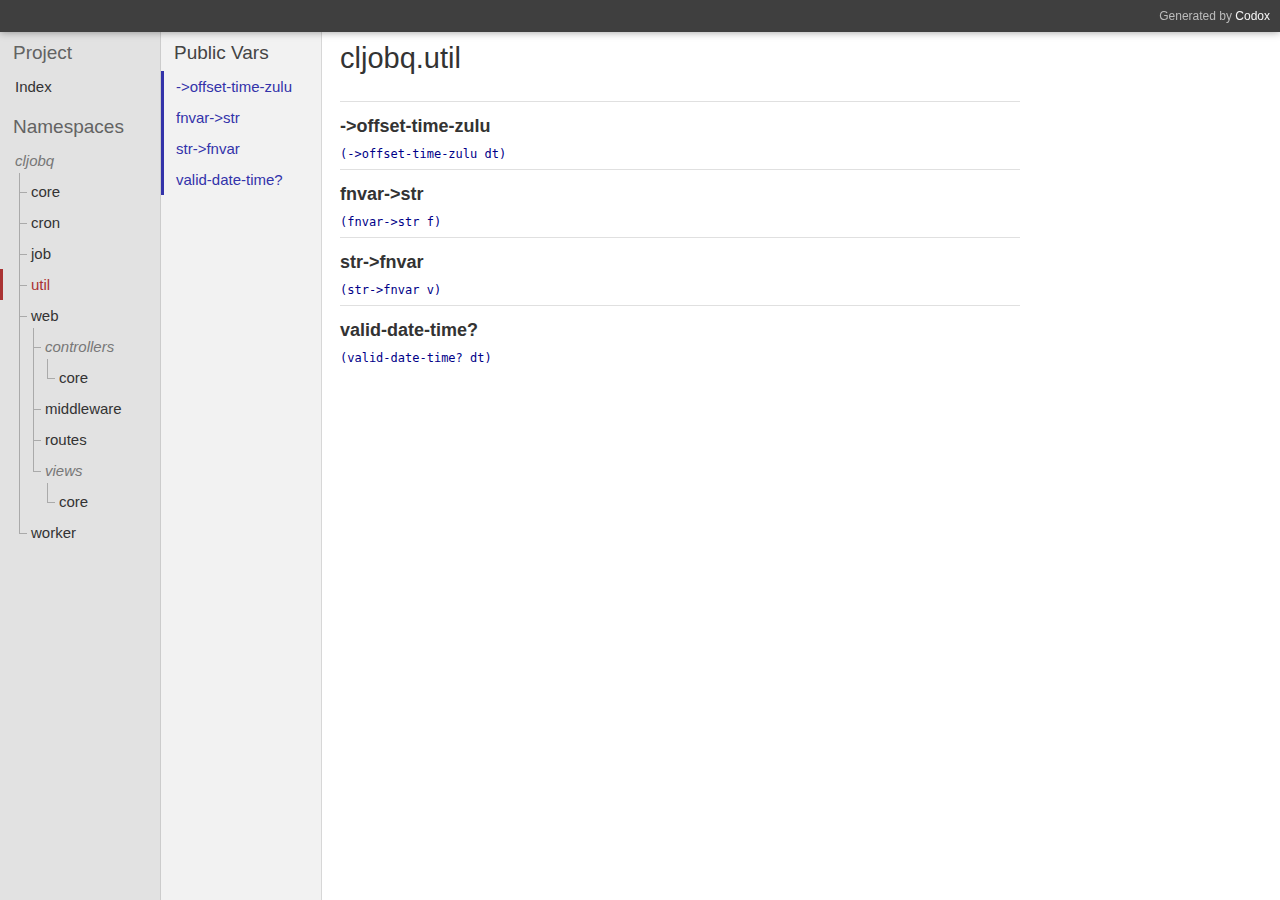
<file: cljobq.util.html>
<!DOCTYPE html PUBLIC ""
    "">
<html><head><meta charset="UTF-8" /><title>cljobq.util documentation</title><link rel="stylesheet" type="text/css" href="css/default.css" /><link rel="stylesheet" type="text/css" href="css/highlight.css" /><script type="text/javascript" src="js/highlight.min.js"></script><script type="text/javascript" src="js/jquery.min.js"></script><script type="text/javascript" src="js/page_effects.js"></script><script>hljs.initHighlightingOnLoad();</script></head><body><div id="header"><h2>Generated by <a href="https://github.com/weavejester/codox">Codox</a></h2><h1><a href="index.html"><span class="project-title"><span class="project-name"></span> <span class="project-version"></span></span></a></h1></div><div class="sidebar primary"><h3 class="no-link"><span class="inner">Project</span></h3><ul class="index-link"><li class="depth-1 "><a href="index.html"><div class="inner">Index</div></a></li></ul><h3 class="no-link"><span class="inner">Namespaces</span></h3><ul><li class="depth-1"><div class="no-link"><div class="inner"><span class="tree"><span class="top"></span><span class="bottom"></span></span><span>cljobq</span></div></div></li><li class="depth-2 branch"><a href="cljobq.core.html"><div class="inner"><span class="tree"><span class="top"></span><span class="bottom"></span></span><span>core</span></div></a></li><li class="depth-2 branch"><a href="cljobq.cron.html"><div class="inner"><span class="tree"><span class="top"></span><span class="bottom"></span></span><span>cron</span></div></a></li><li class="depth-2 branch"><a href="cljobq.job.html"><div class="inner"><span class="tree"><span class="top"></span><span class="bottom"></span></span><span>job</span></div></a></li><li class="depth-2 branch current"><a href="cljobq.util.html"><div class="inner"><span class="tree"><span class="top"></span><span class="bottom"></span></span><span>util</span></div></a></li><li class="depth-2"><a href="cljobq.web.html"><div class="inner"><span class="tree"><span class="top"></span><span class="bottom"></span></span><span>web</span></div></a></li><li class="depth-3"><div class="no-link"><div class="inner"><span class="tree"><span class="top"></span><span class="bottom"></span></span><span>controllers</span></div></div></li><li class="depth-4"><a href="cljobq.web.controllers.core.html"><div class="inner"><span class="tree"><span class="top"></span><span class="bottom"></span></span><span>core</span></div></a></li><li class="depth-3 branch"><a href="cljobq.web.middleware.html"><div class="inner"><span class="tree" style="top: -52px;"><span class="top" style="height: 61px;"></span><span class="bottom"></span></span><span>middleware</span></div></a></li><li class="depth-3 branch"><a href="cljobq.web.routes.html"><div class="inner"><span class="tree"><span class="top"></span><span class="bottom"></span></span><span>routes</span></div></a></li><li class="depth-3"><div class="no-link"><div class="inner"><span class="tree"><span class="top"></span><span class="bottom"></span></span><span>views</span></div></div></li><li class="depth-4"><a href="cljobq.web.views.core.html"><div class="inner"><span class="tree"><span class="top"></span><span class="bottom"></span></span><span>core</span></div></a></li><li class="depth-2"><a href="cljobq.worker.html"><div class="inner"><span class="tree" style="top: -207px;"><span class="top" style="height: 216px;"></span><span class="bottom"></span></span><span>worker</span></div></a></li></ul></div><div class="sidebar secondary"><h3><a href="#top"><span class="inner">Public Vars</span></a></h3><ul><li class="depth-1"><a href="cljobq.util.html#var--.3Eoffset-time-zulu"><div class="inner"><span>-&gt;offset-time-zulu</span></div></a></li><li class="depth-1"><a href="cljobq.util.html#var-fnvar-.3Estr"><div class="inner"><span>fnvar-&gt;str</span></div></a></li><li class="depth-1"><a href="cljobq.util.html#var-str-.3Efnvar"><div class="inner"><span>str-&gt;fnvar</span></div></a></li><li class="depth-1"><a href="cljobq.util.html#var-valid-date-time.3F"><div class="inner"><span>valid-date-time?</span></div></a></li></ul></div><div class="namespace-docs" id="content"><h1 class="anchor" id="top">cljobq.util</h1><div class="doc"><div class="markdown"></div></div><div class="public anchor" id="var--.3Eoffset-time-zulu"><h3>-&gt;offset-time-zulu</h3><div class="usage"><code>(-&gt;offset-time-zulu dt)</code></div><div class="doc"><div class="markdown"></div></div></div><div class="public anchor" id="var-fnvar-.3Estr"><h3>fnvar-&gt;str</h3><div class="usage"><code>(fnvar-&gt;str f)</code></div><div class="doc"><div class="markdown"></div></div></div><div class="public anchor" id="var-str-.3Efnvar"><h3>str-&gt;fnvar</h3><div class="usage"><code>(str-&gt;fnvar v)</code></div><div class="doc"><div class="markdown"></div></div></div><div class="public anchor" id="var-valid-date-time.3F"><h3>valid-date-time?</h3><div class="usage"><code>(valid-date-time? dt)</code></div><div class="doc"><div class="markdown"></div></div></div></div></body></html>
</file>
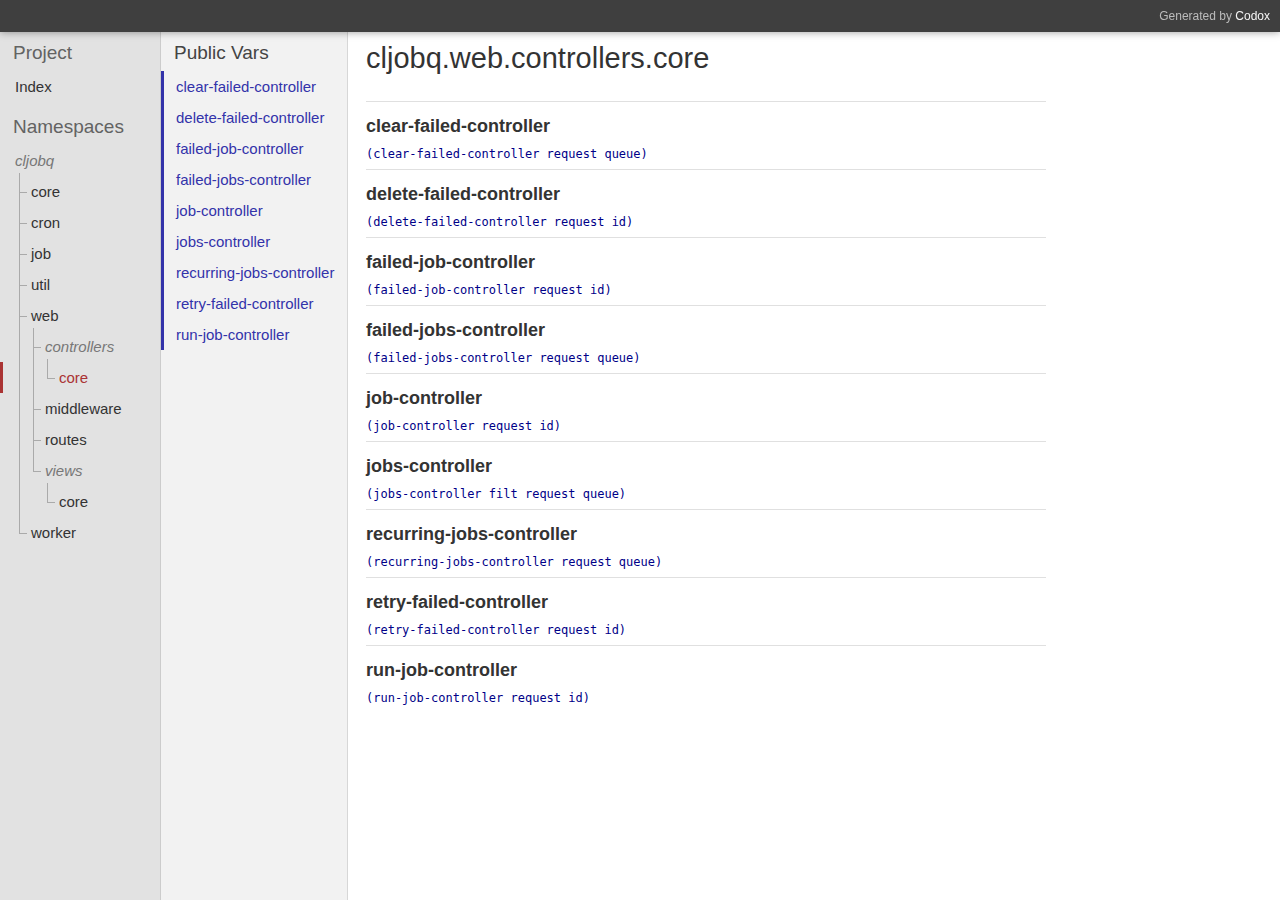
<file: cljobq.web.controllers.core.html>
<!DOCTYPE html PUBLIC ""
    "">
<html><head><meta charset="UTF-8" /><title>cljobq.web.controllers.core documentation</title><link rel="stylesheet" type="text/css" href="css/default.css" /><link rel="stylesheet" type="text/css" href="css/highlight.css" /><script type="text/javascript" src="js/highlight.min.js"></script><script type="text/javascript" src="js/jquery.min.js"></script><script type="text/javascript" src="js/page_effects.js"></script><script>hljs.initHighlightingOnLoad();</script></head><body><div id="header"><h2>Generated by <a href="https://github.com/weavejester/codox">Codox</a></h2><h1><a href="index.html"><span class="project-title"><span class="project-name"></span> <span class="project-version"></span></span></a></h1></div><div class="sidebar primary"><h3 class="no-link"><span class="inner">Project</span></h3><ul class="index-link"><li class="depth-1 "><a href="index.html"><div class="inner">Index</div></a></li></ul><h3 class="no-link"><span class="inner">Namespaces</span></h3><ul><li class="depth-1"><div class="no-link"><div class="inner"><span class="tree"><span class="top"></span><span class="bottom"></span></span><span>cljobq</span></div></div></li><li class="depth-2 branch"><a href="cljobq.core.html"><div class="inner"><span class="tree"><span class="top"></span><span class="bottom"></span></span><span>core</span></div></a></li><li class="depth-2 branch"><a href="cljobq.cron.html"><div class="inner"><span class="tree"><span class="top"></span><span class="bottom"></span></span><span>cron</span></div></a></li><li class="depth-2 branch"><a href="cljobq.job.html"><div class="inner"><span class="tree"><span class="top"></span><span class="bottom"></span></span><span>job</span></div></a></li><li class="depth-2 branch"><a href="cljobq.util.html"><div class="inner"><span class="tree"><span class="top"></span><span class="bottom"></span></span><span>util</span></div></a></li><li class="depth-2"><a href="cljobq.web.html"><div class="inner"><span class="tree"><span class="top"></span><span class="bottom"></span></span><span>web</span></div></a></li><li class="depth-3"><div class="no-link"><div class="inner"><span class="tree"><span class="top"></span><span class="bottom"></span></span><span>controllers</span></div></div></li><li class="depth-4 current"><a href="cljobq.web.controllers.core.html"><div class="inner"><span class="tree"><span class="top"></span><span class="bottom"></span></span><span>core</span></div></a></li><li class="depth-3 branch"><a href="cljobq.web.middleware.html"><div class="inner"><span class="tree" style="top: -52px;"><span class="top" style="height: 61px;"></span><span class="bottom"></span></span><span>middleware</span></div></a></li><li class="depth-3 branch"><a href="cljobq.web.routes.html"><div class="inner"><span class="tree"><span class="top"></span><span class="bottom"></span></span><span>routes</span></div></a></li><li class="depth-3"><div class="no-link"><div class="inner"><span class="tree"><span class="top"></span><span class="bottom"></span></span><span>views</span></div></div></li><li class="depth-4"><a href="cljobq.web.views.core.html"><div class="inner"><span class="tree"><span class="top"></span><span class="bottom"></span></span><span>core</span></div></a></li><li class="depth-2"><a href="cljobq.worker.html"><div class="inner"><span class="tree" style="top: -207px;"><span class="top" style="height: 216px;"></span><span class="bottom"></span></span><span>worker</span></div></a></li></ul></div><div class="sidebar secondary"><h3><a href="#top"><span class="inner">Public Vars</span></a></h3><ul><li class="depth-1"><a href="cljobq.web.controllers.core.html#var-clear-failed-controller"><div class="inner"><span>clear-failed-controller</span></div></a></li><li class="depth-1"><a href="cljobq.web.controllers.core.html#var-delete-failed-controller"><div class="inner"><span>delete-failed-controller</span></div></a></li><li class="depth-1"><a href="cljobq.web.controllers.core.html#var-failed-job-controller"><div class="inner"><span>failed-job-controller</span></div></a></li><li class="depth-1"><a href="cljobq.web.controllers.core.html#var-failed-jobs-controller"><div class="inner"><span>failed-jobs-controller</span></div></a></li><li class="depth-1"><a href="cljobq.web.controllers.core.html#var-job-controller"><div class="inner"><span>job-controller</span></div></a></li><li class="depth-1"><a href="cljobq.web.controllers.core.html#var-jobs-controller"><div class="inner"><span>jobs-controller</span></div></a></li><li class="depth-1"><a href="cljobq.web.controllers.core.html#var-recurring-jobs-controller"><div class="inner"><span>recurring-jobs-controller</span></div></a></li><li class="depth-1"><a href="cljobq.web.controllers.core.html#var-retry-failed-controller"><div class="inner"><span>retry-failed-controller</span></div></a></li><li class="depth-1"><a href="cljobq.web.controllers.core.html#var-run-job-controller"><div class="inner"><span>run-job-controller</span></div></a></li></ul></div><div class="namespace-docs" id="content"><h1 class="anchor" id="top">cljobq.web.controllers.core</h1><div class="doc"><div class="markdown"></div></div><div class="public anchor" id="var-clear-failed-controller"><h3>clear-failed-controller</h3><div class="usage"><code>(clear-failed-controller request queue)</code></div><div class="doc"><div class="markdown"></div></div></div><div class="public anchor" id="var-delete-failed-controller"><h3>delete-failed-controller</h3><div class="usage"><code>(delete-failed-controller request id)</code></div><div class="doc"><div class="markdown"></div></div></div><div class="public anchor" id="var-failed-job-controller"><h3>failed-job-controller</h3><div class="usage"><code>(failed-job-controller request id)</code></div><div class="doc"><div class="markdown"></div></div></div><div class="public anchor" id="var-failed-jobs-controller"><h3>failed-jobs-controller</h3><div class="usage"><code>(failed-jobs-controller request queue)</code></div><div class="doc"><div class="markdown"></div></div></div><div class="public anchor" id="var-job-controller"><h3>job-controller</h3><div class="usage"><code>(job-controller request id)</code></div><div class="doc"><div class="markdown"></div></div></div><div class="public anchor" id="var-jobs-controller"><h3>jobs-controller</h3><div class="usage"><code>(jobs-controller filt request queue)</code></div><div class="doc"><div class="markdown"></div></div></div><div class="public anchor" id="var-recurring-jobs-controller"><h3>recurring-jobs-controller</h3><div class="usage"><code>(recurring-jobs-controller request queue)</code></div><div class="doc"><div class="markdown"></div></div></div><div class="public anchor" id="var-retry-failed-controller"><h3>retry-failed-controller</h3><div class="usage"><code>(retry-failed-controller request id)</code></div><div class="doc"><div class="markdown"></div></div></div><div class="public anchor" id="var-run-job-controller"><h3>run-job-controller</h3><div class="usage"><code>(run-job-controller request id)</code></div><div class="doc"><div class="markdown"></div></div></div></div></body></html>
</file>
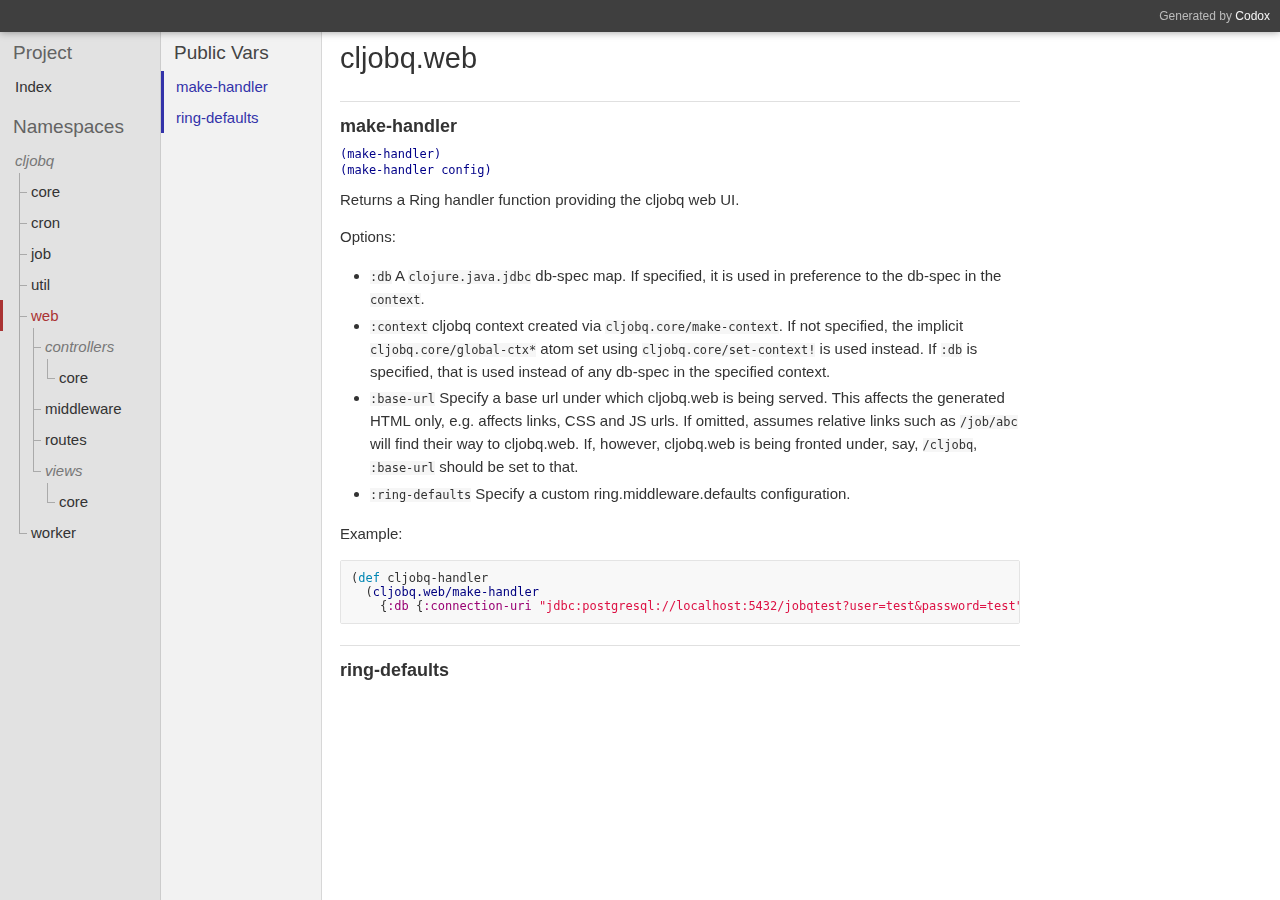
<file: cljobq.web.html>
<!DOCTYPE html PUBLIC ""
    "">
<html><head><meta charset="UTF-8" /><title>cljobq.web documentation</title><link rel="stylesheet" type="text/css" href="css/default.css" /><link rel="stylesheet" type="text/css" href="css/highlight.css" /><script type="text/javascript" src="js/highlight.min.js"></script><script type="text/javascript" src="js/jquery.min.js"></script><script type="text/javascript" src="js/page_effects.js"></script><script>hljs.initHighlightingOnLoad();</script></head><body><div id="header"><h2>Generated by <a href="https://github.com/weavejester/codox">Codox</a></h2><h1><a href="index.html"><span class="project-title"><span class="project-name"></span> <span class="project-version"></span></span></a></h1></div><div class="sidebar primary"><h3 class="no-link"><span class="inner">Project</span></h3><ul class="index-link"><li class="depth-1 "><a href="index.html"><div class="inner">Index</div></a></li></ul><h3 class="no-link"><span class="inner">Namespaces</span></h3><ul><li class="depth-1"><div class="no-link"><div class="inner"><span class="tree"><span class="top"></span><span class="bottom"></span></span><span>cljobq</span></div></div></li><li class="depth-2 branch"><a href="cljobq.core.html"><div class="inner"><span class="tree"><span class="top"></span><span class="bottom"></span></span><span>core</span></div></a></li><li class="depth-2 branch"><a href="cljobq.cron.html"><div class="inner"><span class="tree"><span class="top"></span><span class="bottom"></span></span><span>cron</span></div></a></li><li class="depth-2 branch"><a href="cljobq.job.html"><div class="inner"><span class="tree"><span class="top"></span><span class="bottom"></span></span><span>job</span></div></a></li><li class="depth-2 branch"><a href="cljobq.util.html"><div class="inner"><span class="tree"><span class="top"></span><span class="bottom"></span></span><span>util</span></div></a></li><li class="depth-2 current"><a href="cljobq.web.html"><div class="inner"><span class="tree"><span class="top"></span><span class="bottom"></span></span><span>web</span></div></a></li><li class="depth-3"><div class="no-link"><div class="inner"><span class="tree"><span class="top"></span><span class="bottom"></span></span><span>controllers</span></div></div></li><li class="depth-4"><a href="cljobq.web.controllers.core.html"><div class="inner"><span class="tree"><span class="top"></span><span class="bottom"></span></span><span>core</span></div></a></li><li class="depth-3 branch"><a href="cljobq.web.middleware.html"><div class="inner"><span class="tree" style="top: -52px;"><span class="top" style="height: 61px;"></span><span class="bottom"></span></span><span>middleware</span></div></a></li><li class="depth-3 branch"><a href="cljobq.web.routes.html"><div class="inner"><span class="tree"><span class="top"></span><span class="bottom"></span></span><span>routes</span></div></a></li><li class="depth-3"><div class="no-link"><div class="inner"><span class="tree"><span class="top"></span><span class="bottom"></span></span><span>views</span></div></div></li><li class="depth-4"><a href="cljobq.web.views.core.html"><div class="inner"><span class="tree"><span class="top"></span><span class="bottom"></span></span><span>core</span></div></a></li><li class="depth-2"><a href="cljobq.worker.html"><div class="inner"><span class="tree" style="top: -207px;"><span class="top" style="height: 216px;"></span><span class="bottom"></span></span><span>worker</span></div></a></li></ul></div><div class="sidebar secondary"><h3><a href="#top"><span class="inner">Public Vars</span></a></h3><ul><li class="depth-1"><a href="cljobq.web.html#var-make-handler"><div class="inner"><span>make-handler</span></div></a></li><li class="depth-1"><a href="cljobq.web.html#var-ring-defaults"><div class="inner"><span>ring-defaults</span></div></a></li></ul></div><div class="namespace-docs" id="content"><h1 class="anchor" id="top">cljobq.web</h1><div class="doc"><div class="markdown"></div></div><div class="public anchor" id="var-make-handler"><h3>make-handler</h3><div class="usage"><code>(make-handler)</code><code>(make-handler config)</code></div><div class="doc"><div class="markdown"><p>Returns a Ring handler function providing the cljobq web UI.</p>
<p>Options:</p>
<ul>
<li><code>:db</code>        A <code>clojure.java.jdbc</code> db-spec map. If specified, it is used in preference to the db-spec in the <code>context</code>.</li>
<li><code>:context</code>   cljobq context created via <code>cljobq.core/make-context</code>. If not specified, the implicit <code>cljobq.core/global-ctx*</code> atom set using <code>cljobq.core/set-context!</code> is used instead. If <code>:db</code> is specified, that is used instead of any db-spec in the specified context.</li>
<li><code>:base-url</code>  Specify a base url under which cljobq.web is being served. This affects the generated HTML only, e.g. affects links, CSS and JS urls. If omitted, assumes relative links such as <code>/job/abc</code> will find their way to cljobq.web. If, however, cljobq.web is being fronted under, say, <code>/cljobq</code>, <code>:base-url</code> should be set to that.</li>
<li><code>:ring-defaults</code> Specify a custom ring.middleware.defaults configuration.</li>
</ul>
<p>Example:</p>
<pre><code class="language-clojure">(def cljobq-handler
  (cljobq.web/make-handler
    {:db {:connection-uri "jdbc:postgresql://localhost:5432/jobqtest?user=test&amp;password=test"}))
</code></pre>
</div></div></div><div class="public anchor" id="var-ring-defaults"><h3>ring-defaults</h3><div class="usage"></div><div class="doc"><div class="markdown"></div></div></div></div></body></html>
</file>
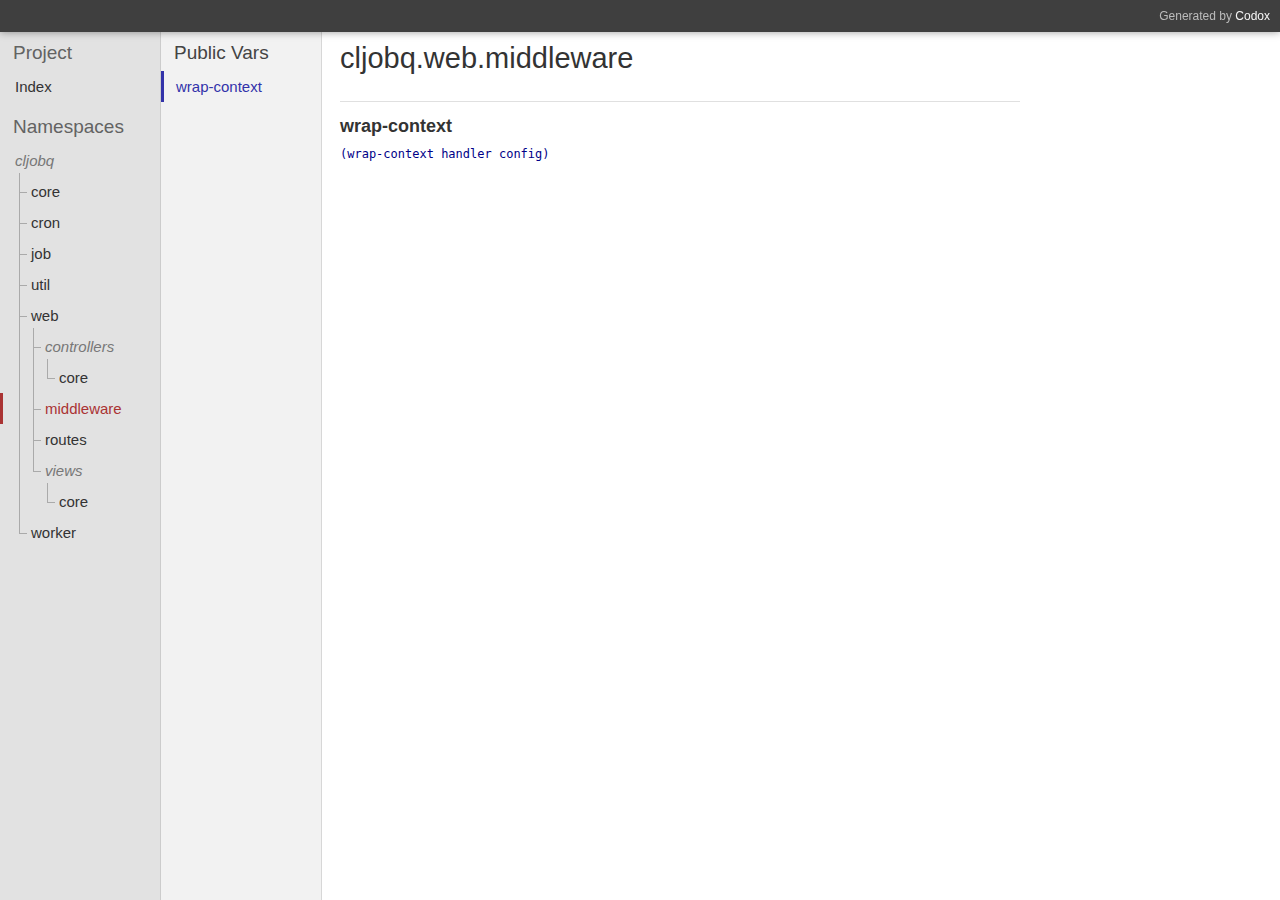
<file: cljobq.web.middleware.html>
<!DOCTYPE html PUBLIC ""
    "">
<html><head><meta charset="UTF-8" /><title>cljobq.web.middleware documentation</title><link rel="stylesheet" type="text/css" href="css/default.css" /><link rel="stylesheet" type="text/css" href="css/highlight.css" /><script type="text/javascript" src="js/highlight.min.js"></script><script type="text/javascript" src="js/jquery.min.js"></script><script type="text/javascript" src="js/page_effects.js"></script><script>hljs.initHighlightingOnLoad();</script></head><body><div id="header"><h2>Generated by <a href="https://github.com/weavejester/codox">Codox</a></h2><h1><a href="index.html"><span class="project-title"><span class="project-name"></span> <span class="project-version"></span></span></a></h1></div><div class="sidebar primary"><h3 class="no-link"><span class="inner">Project</span></h3><ul class="index-link"><li class="depth-1 "><a href="index.html"><div class="inner">Index</div></a></li></ul><h3 class="no-link"><span class="inner">Namespaces</span></h3><ul><li class="depth-1"><div class="no-link"><div class="inner"><span class="tree"><span class="top"></span><span class="bottom"></span></span><span>cljobq</span></div></div></li><li class="depth-2 branch"><a href="cljobq.core.html"><div class="inner"><span class="tree"><span class="top"></span><span class="bottom"></span></span><span>core</span></div></a></li><li class="depth-2 branch"><a href="cljobq.cron.html"><div class="inner"><span class="tree"><span class="top"></span><span class="bottom"></span></span><span>cron</span></div></a></li><li class="depth-2 branch"><a href="cljobq.job.html"><div class="inner"><span class="tree"><span class="top"></span><span class="bottom"></span></span><span>job</span></div></a></li><li class="depth-2 branch"><a href="cljobq.util.html"><div class="inner"><span class="tree"><span class="top"></span><span class="bottom"></span></span><span>util</span></div></a></li><li class="depth-2"><a href="cljobq.web.html"><div class="inner"><span class="tree"><span class="top"></span><span class="bottom"></span></span><span>web</span></div></a></li><li class="depth-3"><div class="no-link"><div class="inner"><span class="tree"><span class="top"></span><span class="bottom"></span></span><span>controllers</span></div></div></li><li class="depth-4"><a href="cljobq.web.controllers.core.html"><div class="inner"><span class="tree"><span class="top"></span><span class="bottom"></span></span><span>core</span></div></a></li><li class="depth-3 branch current"><a href="cljobq.web.middleware.html"><div class="inner"><span class="tree" style="top: -52px;"><span class="top" style="height: 61px;"></span><span class="bottom"></span></span><span>middleware</span></div></a></li><li class="depth-3 branch"><a href="cljobq.web.routes.html"><div class="inner"><span class="tree"><span class="top"></span><span class="bottom"></span></span><span>routes</span></div></a></li><li class="depth-3"><div class="no-link"><div class="inner"><span class="tree"><span class="top"></span><span class="bottom"></span></span><span>views</span></div></div></li><li class="depth-4"><a href="cljobq.web.views.core.html"><div class="inner"><span class="tree"><span class="top"></span><span class="bottom"></span></span><span>core</span></div></a></li><li class="depth-2"><a href="cljobq.worker.html"><div class="inner"><span class="tree" style="top: -207px;"><span class="top" style="height: 216px;"></span><span class="bottom"></span></span><span>worker</span></div></a></li></ul></div><div class="sidebar secondary"><h3><a href="#top"><span class="inner">Public Vars</span></a></h3><ul><li class="depth-1"><a href="cljobq.web.middleware.html#var-wrap-context"><div class="inner"><span>wrap-context</span></div></a></li></ul></div><div class="namespace-docs" id="content"><h1 class="anchor" id="top">cljobq.web.middleware</h1><div class="doc"><div class="markdown"></div></div><div class="public anchor" id="var-wrap-context"><h3>wrap-context</h3><div class="usage"><code>(wrap-context handler config)</code></div><div class="doc"><div class="markdown"></div></div></div></div></body></html>
</file>
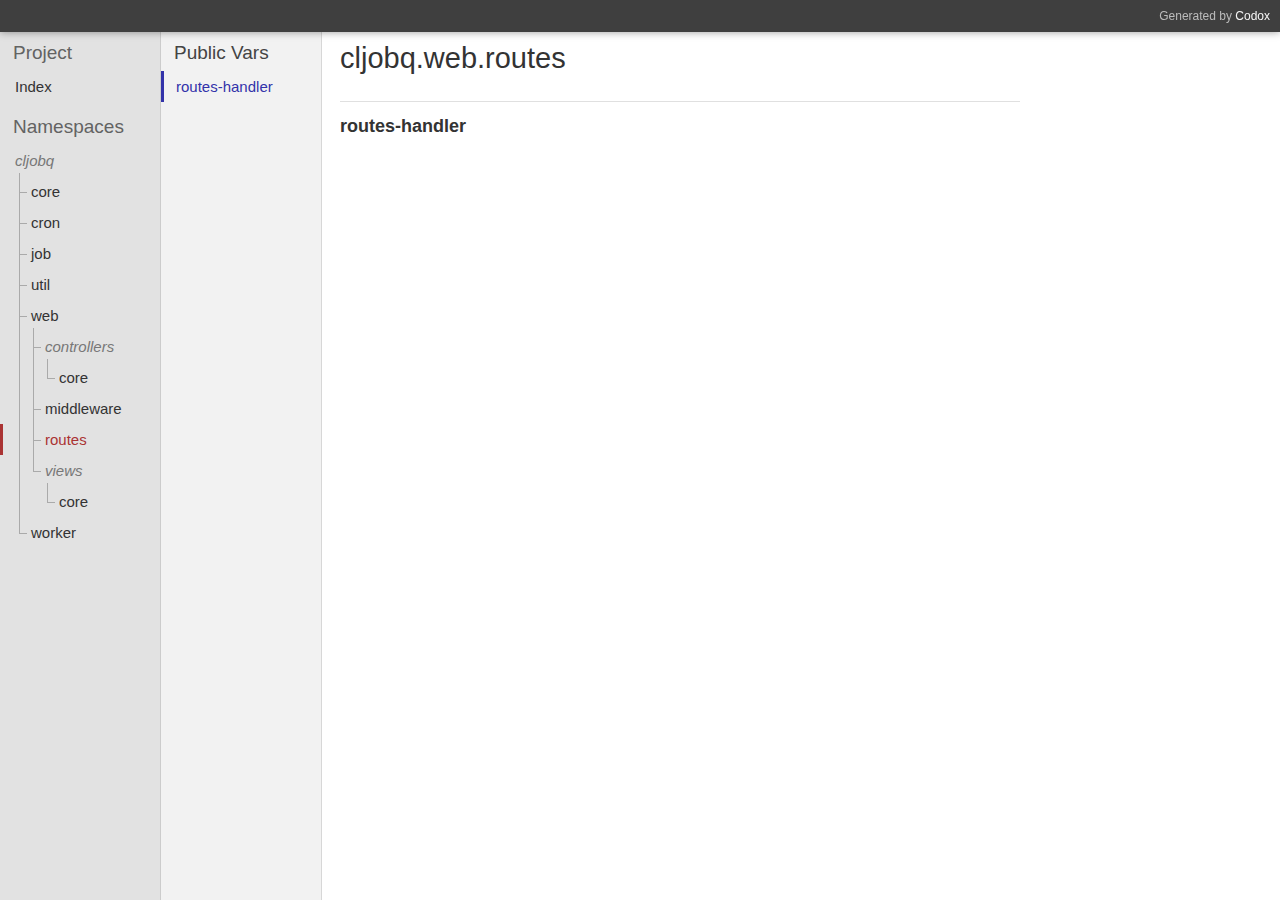
<file: cljobq.web.routes.html>
<!DOCTYPE html PUBLIC ""
    "">
<html><head><meta charset="UTF-8" /><title>cljobq.web.routes documentation</title><link rel="stylesheet" type="text/css" href="css/default.css" /><link rel="stylesheet" type="text/css" href="css/highlight.css" /><script type="text/javascript" src="js/highlight.min.js"></script><script type="text/javascript" src="js/jquery.min.js"></script><script type="text/javascript" src="js/page_effects.js"></script><script>hljs.initHighlightingOnLoad();</script></head><body><div id="header"><h2>Generated by <a href="https://github.com/weavejester/codox">Codox</a></h2><h1><a href="index.html"><span class="project-title"><span class="project-name"></span> <span class="project-version"></span></span></a></h1></div><div class="sidebar primary"><h3 class="no-link"><span class="inner">Project</span></h3><ul class="index-link"><li class="depth-1 "><a href="index.html"><div class="inner">Index</div></a></li></ul><h3 class="no-link"><span class="inner">Namespaces</span></h3><ul><li class="depth-1"><div class="no-link"><div class="inner"><span class="tree"><span class="top"></span><span class="bottom"></span></span><span>cljobq</span></div></div></li><li class="depth-2 branch"><a href="cljobq.core.html"><div class="inner"><span class="tree"><span class="top"></span><span class="bottom"></span></span><span>core</span></div></a></li><li class="depth-2 branch"><a href="cljobq.cron.html"><div class="inner"><span class="tree"><span class="top"></span><span class="bottom"></span></span><span>cron</span></div></a></li><li class="depth-2 branch"><a href="cljobq.job.html"><div class="inner"><span class="tree"><span class="top"></span><span class="bottom"></span></span><span>job</span></div></a></li><li class="depth-2 branch"><a href="cljobq.util.html"><div class="inner"><span class="tree"><span class="top"></span><span class="bottom"></span></span><span>util</span></div></a></li><li class="depth-2"><a href="cljobq.web.html"><div class="inner"><span class="tree"><span class="top"></span><span class="bottom"></span></span><span>web</span></div></a></li><li class="depth-3"><div class="no-link"><div class="inner"><span class="tree"><span class="top"></span><span class="bottom"></span></span><span>controllers</span></div></div></li><li class="depth-4"><a href="cljobq.web.controllers.core.html"><div class="inner"><span class="tree"><span class="top"></span><span class="bottom"></span></span><span>core</span></div></a></li><li class="depth-3 branch"><a href="cljobq.web.middleware.html"><div class="inner"><span class="tree" style="top: -52px;"><span class="top" style="height: 61px;"></span><span class="bottom"></span></span><span>middleware</span></div></a></li><li class="depth-3 branch current"><a href="cljobq.web.routes.html"><div class="inner"><span class="tree"><span class="top"></span><span class="bottom"></span></span><span>routes</span></div></a></li><li class="depth-3"><div class="no-link"><div class="inner"><span class="tree"><span class="top"></span><span class="bottom"></span></span><span>views</span></div></div></li><li class="depth-4"><a href="cljobq.web.views.core.html"><div class="inner"><span class="tree"><span class="top"></span><span class="bottom"></span></span><span>core</span></div></a></li><li class="depth-2"><a href="cljobq.worker.html"><div class="inner"><span class="tree" style="top: -207px;"><span class="top" style="height: 216px;"></span><span class="bottom"></span></span><span>worker</span></div></a></li></ul></div><div class="sidebar secondary"><h3><a href="#top"><span class="inner">Public Vars</span></a></h3><ul><li class="depth-1"><a href="cljobq.web.routes.html#var-routes-handler"><div class="inner"><span>routes-handler</span></div></a></li></ul></div><div class="namespace-docs" id="content"><h1 class="anchor" id="top">cljobq.web.routes</h1><div class="doc"><div class="markdown"></div></div><div class="public anchor" id="var-routes-handler"><h3>routes-handler</h3><div class="usage"></div><div class="doc"><div class="markdown"></div></div></div></div></body></html>
</file>
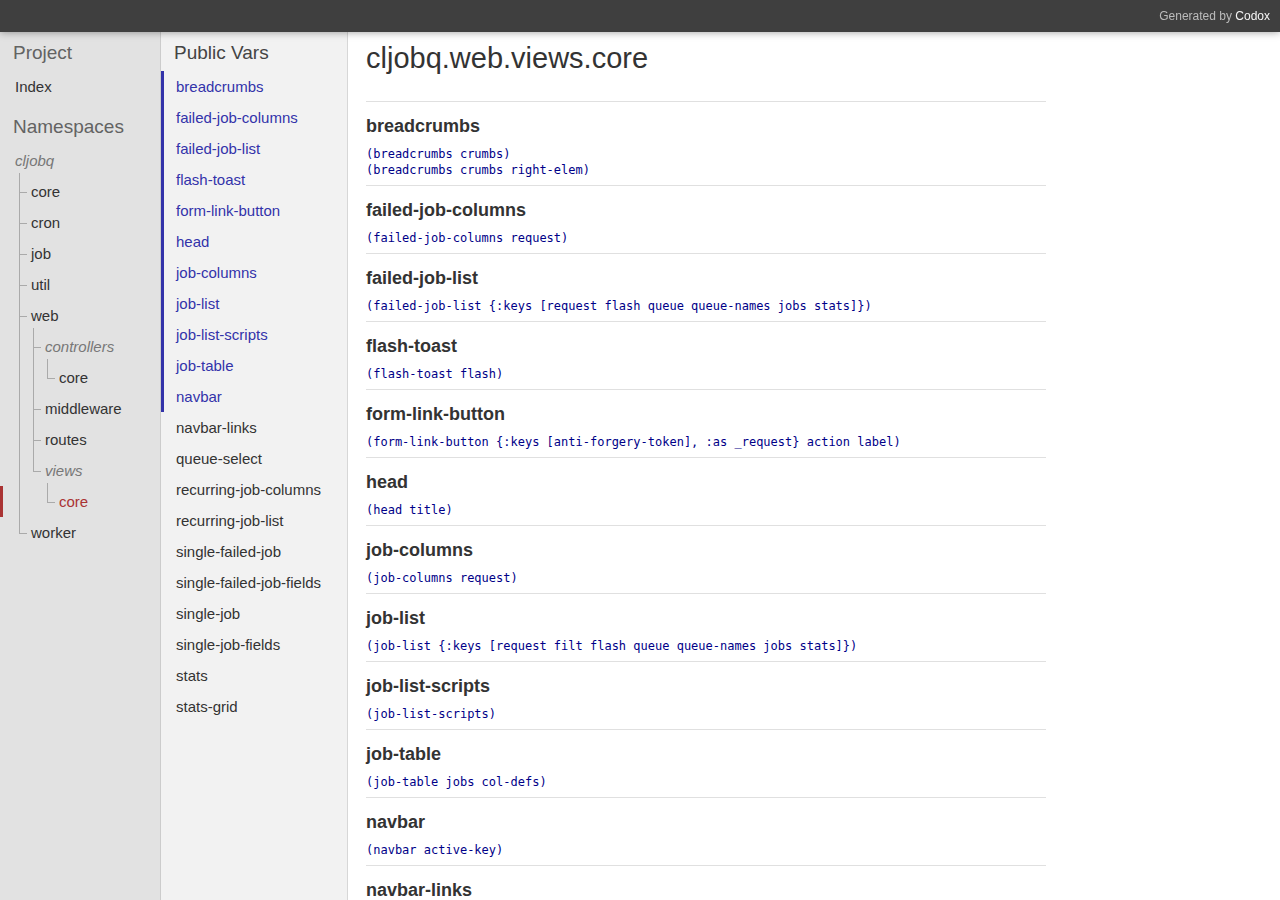
<file: cljobq.web.views.core.html>
<!DOCTYPE html PUBLIC ""
    "">
<html><head><meta charset="UTF-8" /><title>cljobq.web.views.core documentation</title><link rel="stylesheet" type="text/css" href="css/default.css" /><link rel="stylesheet" type="text/css" href="css/highlight.css" /><script type="text/javascript" src="js/highlight.min.js"></script><script type="text/javascript" src="js/jquery.min.js"></script><script type="text/javascript" src="js/page_effects.js"></script><script>hljs.initHighlightingOnLoad();</script></head><body><div id="header"><h2>Generated by <a href="https://github.com/weavejester/codox">Codox</a></h2><h1><a href="index.html"><span class="project-title"><span class="project-name"></span> <span class="project-version"></span></span></a></h1></div><div class="sidebar primary"><h3 class="no-link"><span class="inner">Project</span></h3><ul class="index-link"><li class="depth-1 "><a href="index.html"><div class="inner">Index</div></a></li></ul><h3 class="no-link"><span class="inner">Namespaces</span></h3><ul><li class="depth-1"><div class="no-link"><div class="inner"><span class="tree"><span class="top"></span><span class="bottom"></span></span><span>cljobq</span></div></div></li><li class="depth-2 branch"><a href="cljobq.core.html"><div class="inner"><span class="tree"><span class="top"></span><span class="bottom"></span></span><span>core</span></div></a></li><li class="depth-2 branch"><a href="cljobq.cron.html"><div class="inner"><span class="tree"><span class="top"></span><span class="bottom"></span></span><span>cron</span></div></a></li><li class="depth-2 branch"><a href="cljobq.job.html"><div class="inner"><span class="tree"><span class="top"></span><span class="bottom"></span></span><span>job</span></div></a></li><li class="depth-2 branch"><a href="cljobq.util.html"><div class="inner"><span class="tree"><span class="top"></span><span class="bottom"></span></span><span>util</span></div></a></li><li class="depth-2"><a href="cljobq.web.html"><div class="inner"><span class="tree"><span class="top"></span><span class="bottom"></span></span><span>web</span></div></a></li><li class="depth-3"><div class="no-link"><div class="inner"><span class="tree"><span class="top"></span><span class="bottom"></span></span><span>controllers</span></div></div></li><li class="depth-4"><a href="cljobq.web.controllers.core.html"><div class="inner"><span class="tree"><span class="top"></span><span class="bottom"></span></span><span>core</span></div></a></li><li class="depth-3 branch"><a href="cljobq.web.middleware.html"><div class="inner"><span class="tree" style="top: -52px;"><span class="top" style="height: 61px;"></span><span class="bottom"></span></span><span>middleware</span></div></a></li><li class="depth-3 branch"><a href="cljobq.web.routes.html"><div class="inner"><span class="tree"><span class="top"></span><span class="bottom"></span></span><span>routes</span></div></a></li><li class="depth-3"><div class="no-link"><div class="inner"><span class="tree"><span class="top"></span><span class="bottom"></span></span><span>views</span></div></div></li><li class="depth-4 current"><a href="cljobq.web.views.core.html"><div class="inner"><span class="tree"><span class="top"></span><span class="bottom"></span></span><span>core</span></div></a></li><li class="depth-2"><a href="cljobq.worker.html"><div class="inner"><span class="tree" style="top: -207px;"><span class="top" style="height: 216px;"></span><span class="bottom"></span></span><span>worker</span></div></a></li></ul></div><div class="sidebar secondary"><h3><a href="#top"><span class="inner">Public Vars</span></a></h3><ul><li class="depth-1"><a href="cljobq.web.views.core.html#var-breadcrumbs"><div class="inner"><span>breadcrumbs</span></div></a></li><li class="depth-1"><a href="cljobq.web.views.core.html#var-failed-job-columns"><div class="inner"><span>failed-job-columns</span></div></a></li><li class="depth-1"><a href="cljobq.web.views.core.html#var-failed-job-list"><div class="inner"><span>failed-job-list</span></div></a></li><li class="depth-1"><a href="cljobq.web.views.core.html#var-flash-toast"><div class="inner"><span>flash-toast</span></div></a></li><li class="depth-1"><a href="cljobq.web.views.core.html#var-form-link-button"><div class="inner"><span>form-link-button</span></div></a></li><li class="depth-1"><a href="cljobq.web.views.core.html#var-head"><div class="inner"><span>head</span></div></a></li><li class="depth-1"><a href="cljobq.web.views.core.html#var-job-columns"><div class="inner"><span>job-columns</span></div></a></li><li class="depth-1"><a href="cljobq.web.views.core.html#var-job-list"><div class="inner"><span>job-list</span></div></a></li><li class="depth-1"><a href="cljobq.web.views.core.html#var-job-list-scripts"><div class="inner"><span>job-list-scripts</span></div></a></li><li class="depth-1"><a href="cljobq.web.views.core.html#var-job-table"><div class="inner"><span>job-table</span></div></a></li><li class="depth-1"><a href="cljobq.web.views.core.html#var-navbar"><div class="inner"><span>navbar</span></div></a></li><li class="depth-1"><a href="cljobq.web.views.core.html#var-navbar-links"><div class="inner"><span>navbar-links</span></div></a></li><li class="depth-1"><a href="cljobq.web.views.core.html#var-queue-select"><div class="inner"><span>queue-select</span></div></a></li><li class="depth-1"><a href="cljobq.web.views.core.html#var-recurring-job-columns"><div class="inner"><span>recurring-job-columns</span></div></a></li><li class="depth-1"><a href="cljobq.web.views.core.html#var-recurring-job-list"><div class="inner"><span>recurring-job-list</span></div></a></li><li class="depth-1"><a href="cljobq.web.views.core.html#var-single-failed-job"><div class="inner"><span>single-failed-job</span></div></a></li><li class="depth-1"><a href="cljobq.web.views.core.html#var-single-failed-job-fields"><div class="inner"><span>single-failed-job-fields</span></div></a></li><li class="depth-1"><a href="cljobq.web.views.core.html#var-single-job"><div class="inner"><span>single-job</span></div></a></li><li class="depth-1"><a href="cljobq.web.views.core.html#var-single-job-fields"><div class="inner"><span>single-job-fields</span></div></a></li><li class="depth-1"><a href="cljobq.web.views.core.html#var-stats"><div class="inner"><span>stats</span></div></a></li><li class="depth-1"><a href="cljobq.web.views.core.html#var-stats-grid"><div class="inner"><span>stats-grid</span></div></a></li></ul></div><div class="namespace-docs" id="content"><h1 class="anchor" id="top">cljobq.web.views.core</h1><div class="doc"><div class="markdown"></div></div><div class="public anchor" id="var-breadcrumbs"><h3>breadcrumbs</h3><div class="usage"><code>(breadcrumbs crumbs)</code><code>(breadcrumbs crumbs right-elem)</code></div><div class="doc"><div class="markdown"></div></div></div><div class="public anchor" id="var-failed-job-columns"><h3>failed-job-columns</h3><div class="usage"><code>(failed-job-columns request)</code></div><div class="doc"><div class="markdown"></div></div></div><div class="public anchor" id="var-failed-job-list"><h3>failed-job-list</h3><div class="usage"><code>(failed-job-list {:keys [request flash queue queue-names jobs stats]})</code></div><div class="doc"><div class="markdown"></div></div></div><div class="public anchor" id="var-flash-toast"><h3>flash-toast</h3><div class="usage"><code>(flash-toast flash)</code></div><div class="doc"><div class="markdown"></div></div></div><div class="public anchor" id="var-form-link-button"><h3>form-link-button</h3><div class="usage"><code>(form-link-button {:keys [anti-forgery-token], :as _request} action label)</code></div><div class="doc"><div class="markdown"></div></div></div><div class="public anchor" id="var-head"><h3>head</h3><div class="usage"><code>(head title)</code></div><div class="doc"><div class="markdown"></div></div></div><div class="public anchor" id="var-job-columns"><h3>job-columns</h3><div class="usage"><code>(job-columns request)</code></div><div class="doc"><div class="markdown"></div></div></div><div class="public anchor" id="var-job-list"><h3>job-list</h3><div class="usage"><code>(job-list {:keys [request filt flash queue queue-names jobs stats]})</code></div><div class="doc"><div class="markdown"></div></div></div><div class="public anchor" id="var-job-list-scripts"><h3>job-list-scripts</h3><div class="usage"><code>(job-list-scripts)</code></div><div class="doc"><div class="markdown"></div></div></div><div class="public anchor" id="var-job-table"><h3>job-table</h3><div class="usage"><code>(job-table jobs col-defs)</code></div><div class="doc"><div class="markdown"></div></div></div><div class="public anchor" id="var-navbar"><h3>navbar</h3><div class="usage"><code>(navbar active-key)</code></div><div class="doc"><div class="markdown"></div></div></div><div class="public anchor" id="var-navbar-links"><h3>navbar-links</h3><div class="usage"></div><div class="doc"><div class="markdown"></div></div></div><div class="public anchor" id="var-queue-select"><h3>queue-select</h3><div class="usage"><code>(queue-select queue-names)</code><code>(queue-select queue-names active-queue)</code></div><div class="doc"><div class="markdown"></div></div></div><div class="public anchor" id="var-recurring-job-columns"><h3>recurring-job-columns</h3><div class="usage"><code>(recurring-job-columns request)</code></div><div class="doc"><div class="markdown"></div></div></div><div class="public anchor" id="var-recurring-job-list"><h3>recurring-job-list</h3><div class="usage"><code>(recurring-job-list {:keys [request flash queue queue-names jobs stats]})</code></div><div class="doc"><div class="markdown"></div></div></div><div class="public anchor" id="var-single-failed-job"><h3>single-failed-job</h3><div class="usage"><code>(single-failed-job {:keys [flash job]})</code></div><div class="doc"><div class="markdown"></div></div></div><div class="public anchor" id="var-single-failed-job-fields"><h3>single-failed-job-fields</h3><div class="usage"></div><div class="doc"><div class="markdown"></div></div></div><div class="public anchor" id="var-single-job"><h3>single-job</h3><div class="usage"><code>(single-job {:keys [flash job]})</code></div><div class="doc"><div class="markdown"></div></div></div><div class="public anchor" id="var-single-job-fields"><h3>single-job-fields</h3><div class="usage"></div><div class="doc"><div class="markdown"></div></div></div><div class="public anchor" id="var-stats"><h3>stats</h3><div class="usage"></div><div class="doc"><div class="markdown"></div></div></div><div class="public anchor" id="var-stats-grid"><h3>stats-grid</h3><div class="usage"><code>(stats-grid v)</code></div><div class="doc"><div class="markdown"></div></div></div></div></body></html>
</file>
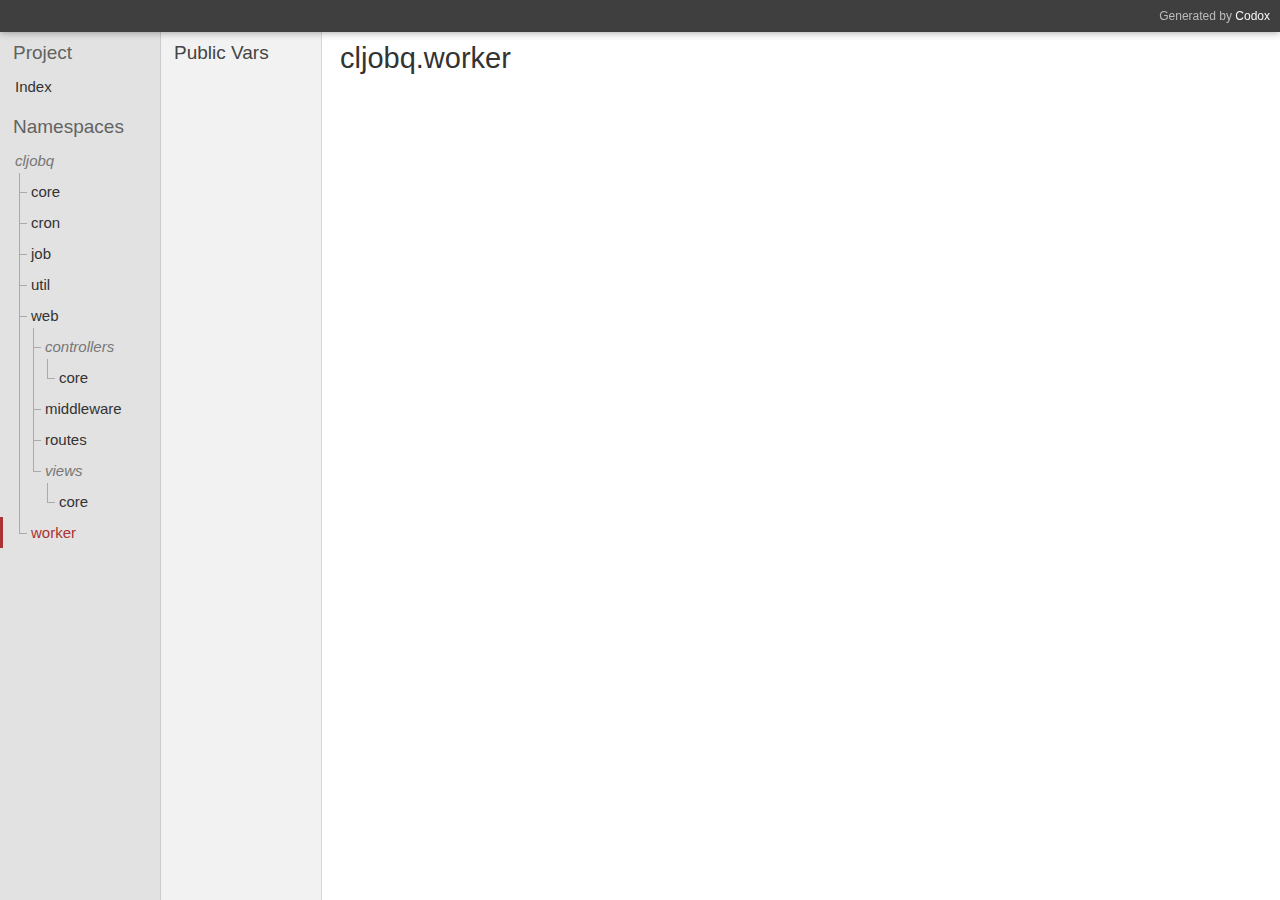
<file: cljobq.worker.html>
<!DOCTYPE html PUBLIC ""
    "">
<html><head><meta charset="UTF-8" /><title>cljobq.worker documentation</title><link rel="stylesheet" type="text/css" href="css/default.css" /><link rel="stylesheet" type="text/css" href="css/highlight.css" /><script type="text/javascript" src="js/highlight.min.js"></script><script type="text/javascript" src="js/jquery.min.js"></script><script type="text/javascript" src="js/page_effects.js"></script><script>hljs.initHighlightingOnLoad();</script></head><body><div id="header"><h2>Generated by <a href="https://github.com/weavejester/codox">Codox</a></h2><h1><a href="index.html"><span class="project-title"><span class="project-name"></span> <span class="project-version"></span></span></a></h1></div><div class="sidebar primary"><h3 class="no-link"><span class="inner">Project</span></h3><ul class="index-link"><li class="depth-1 "><a href="index.html"><div class="inner">Index</div></a></li></ul><h3 class="no-link"><span class="inner">Namespaces</span></h3><ul><li class="depth-1"><div class="no-link"><div class="inner"><span class="tree"><span class="top"></span><span class="bottom"></span></span><span>cljobq</span></div></div></li><li class="depth-2 branch"><a href="cljobq.core.html"><div class="inner"><span class="tree"><span class="top"></span><span class="bottom"></span></span><span>core</span></div></a></li><li class="depth-2 branch"><a href="cljobq.cron.html"><div class="inner"><span class="tree"><span class="top"></span><span class="bottom"></span></span><span>cron</span></div></a></li><li class="depth-2 branch"><a href="cljobq.job.html"><div class="inner"><span class="tree"><span class="top"></span><span class="bottom"></span></span><span>job</span></div></a></li><li class="depth-2 branch"><a href="cljobq.util.html"><div class="inner"><span class="tree"><span class="top"></span><span class="bottom"></span></span><span>util</span></div></a></li><li class="depth-2"><a href="cljobq.web.html"><div class="inner"><span class="tree"><span class="top"></span><span class="bottom"></span></span><span>web</span></div></a></li><li class="depth-3"><div class="no-link"><div class="inner"><span class="tree"><span class="top"></span><span class="bottom"></span></span><span>controllers</span></div></div></li><li class="depth-4"><a href="cljobq.web.controllers.core.html"><div class="inner"><span class="tree"><span class="top"></span><span class="bottom"></span></span><span>core</span></div></a></li><li class="depth-3 branch"><a href="cljobq.web.middleware.html"><div class="inner"><span class="tree" style="top: -52px;"><span class="top" style="height: 61px;"></span><span class="bottom"></span></span><span>middleware</span></div></a></li><li class="depth-3 branch"><a href="cljobq.web.routes.html"><div class="inner"><span class="tree"><span class="top"></span><span class="bottom"></span></span><span>routes</span></div></a></li><li class="depth-3"><div class="no-link"><div class="inner"><span class="tree"><span class="top"></span><span class="bottom"></span></span><span>views</span></div></div></li><li class="depth-4"><a href="cljobq.web.views.core.html"><div class="inner"><span class="tree"><span class="top"></span><span class="bottom"></span></span><span>core</span></div></a></li><li class="depth-2 current"><a href="cljobq.worker.html"><div class="inner"><span class="tree" style="top: -207px;"><span class="top" style="height: 216px;"></span><span class="bottom"></span></span><span>worker</span></div></a></li></ul></div><div class="sidebar secondary"><h3><a href="#top"><span class="inner">Public Vars</span></a></h3><ul></ul></div><div class="namespace-docs" id="content"><h1 class="anchor" id="top">cljobq.worker</h1><div class="doc"><div class="markdown"></div></div></div></body></html>
</file>
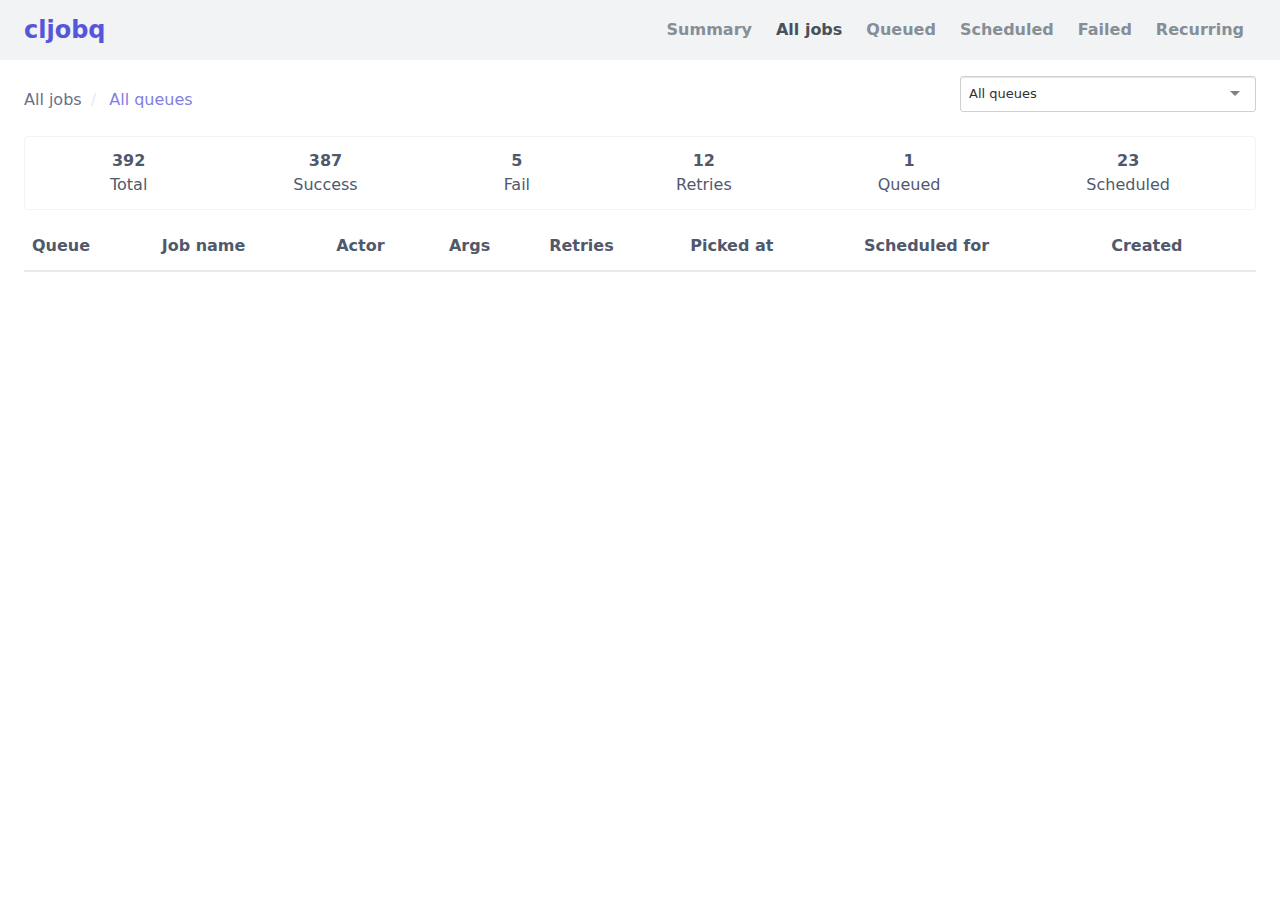
<file: resources/cljobq/web/assets/mockup.html>
<!DOCTYPE html>
<html lang="en">
  <head>
    <link rel="stylesheet" href="spectre.min.css">
    <link rel="stylesheet" href="selectize.css">

    <link rel="stylesheet" href="style.css">

    <title>cljobq</title>
  </head>
  <body>
    <header class="navbar" style="margin-bottom: 16px;">
      <section class="navbar-section">
        <span class="navbar-logo text-primary">
          cljobq
        </span>
      </section>
      <section class="navbar-section">
        <a href="#" class="navbar-link">Summary</a>
        <a href="#" class="navbar-link selected">All jobs</a>
        <a href="#" class="navbar-link">Queued</a>
        <a href="#" class="navbar-link">Scheduled</a>
        <a href="#" class="navbar-link">Failed</a>
        <a href="#" class="navbar-link">Recurring</a>
      </section>
    </header>
    <section style="padding: 0px 24px 12px;" class="container">
      <div class="columns">
        <div class="column col-3 col-mr-auto">
          <ul class="breadcrumb">
            <li class="breadcrumb-item">
              <a href="#">All jobs</a>
            </li>
            <li class="breadcrumb-item">
              <a href="">All queues</a>
            </li>
          </ul>
        </div>
        <div class="column col-3 col-ml-auto">
          <select id="queue-pick">
            <option>All queues</option>
            <option>queue1</option>
            <option>some_other_queue</option>
            <option>email-q</option>
            <option>mailing-q</option>
            <option>default</option>
            <option>signups</option>
          </select>
        </div>
      </div>
          <div class="stats-grid">
            <span class="stats-value">392</span>
            <span class="stats-value">387</span>
            <span class="stats-value">5</span>
            <span class="stats-value">12</span>
            <span class="stats-value">1</span>
            <span class="stats-value">23</span>
            <span class="stats-label">Total</span>
            <span class="stats-label">Success</span>
            <span class="stats-label">Fail</span>
            <span class="stats-label">Retries</span>
            <span class="stats-label">Queued</span>
            <span class="stats-label">Scheduled</span>
          </div>
      <table class="table table-striped table-hover">
        <thead>
          <tr>
            <th>Queue</th>
            <th>Job name</th>
            <th>Actor</th>
            <th>Args</th>
            <th>Retries</th>
            <th>Picked at</th>
            <th>Scheduled for</th>
            <th>Created</th>
          </tr>
        </thead>
      </table>
    </section>
    <script src="jquery-3.3.1.min.js"></script>
    <script src="selectize.min.js"></script>
    <script>
      $(function () {
        $('#queue-pick')
          .selectize({})
          .change(function() {
            let query = "queue=" + this.value;
            window.location.search = encodeURI(query);
          });
      })
    </script>
  </body>
</html>
</file>
<file: css/default.css>
body {
    font-family: Helvetica, Arial, sans-serif;
    font-size: 15px;
}

pre, code {
    font-family: Monaco, DejaVu Sans Mono, Consolas, monospace;
    font-size: 9pt;
    margin: 15px 0;
}

h1 {
    font-weight: normal;
    font-size: 29px;
    margin: 10px 0 2px 0;
    padding: 0;
}

h2 {
    font-weight: normal;
    font-size: 25px;
}

h5.license {
    margin: 9px 0 22px 0;
    color: #555;
    font-weight: normal;
    font-size: 12px;
    font-style: italic;
}

.document h1, .namespace-index h1 {
    font-size: 32px;
    margin-top: 12px;
}

#header, #content, .sidebar {
    position: fixed;
}

#header {
    top: 0;
    left: 0;
    right: 0;
    height: 22px;
    color: #f5f5f5;
    padding: 5px 7px;
}

#content {
    top: 32px;
    right: 0;
    bottom: 0;
    overflow: auto;
    background: #fff;
    color: #333;
    padding: 0 18px;
}

.sidebar {
    position: fixed;
    top: 32px;
    bottom: 0;
    overflow: auto;
}

.sidebar.primary {
    background: #e2e2e2;
    border-right: solid 1px #cccccc;
    left: 0;
    width: 250px;
}

.sidebar.secondary {
    background: #f2f2f2;
    border-right: solid 1px #d7d7d7;
    left: 251px;
    width: 200px;
}

#content.namespace-index, #content.document {
    left: 251px;
}

#content.namespace-docs {
    left: 452px;
}

#content.document {
    padding-bottom: 10%;
}

#header {
    background: #3f3f3f;
    box-shadow: 0 0 8px rgba(0, 0, 0, 0.4);
    z-index: 100;
}

#header h1 {
    margin: 0;
    padding: 0;
    font-size: 18px;
    font-weight: lighter;
    text-shadow: -1px -1px 0px #333;
}

#header h1 .project-version {
    font-weight: normal;
}

.project-version {
    padding-left: 0.15em;
}

#header a, .sidebar a {
    display: block;
    text-decoration: none;
}

#header a {
    color: #f5f5f5;
}

.sidebar a {
    color: #333;
}

#header h2 {
    float: right;
    font-size: 9pt;
    font-weight: normal;
    margin: 4px 3px;
    padding: 0;
    color: #bbb;
}

#header h2 a {
    display: inline;
}

.sidebar h3 {
    margin: 0;
    padding: 10px 13px 0 13px;
    font-size: 19px;
    font-weight: lighter;
}

.sidebar h3 a {
    color: #444;
}

.sidebar h3.no-link {
    color: #636363;
}

.sidebar ul {
    padding: 7px 0 6px 0;
    margin: 0;
}

.sidebar ul.index-link {
    padding-bottom: 4px;
}

.sidebar li {
    display: block;
    vertical-align: middle;
}

.sidebar li a, .sidebar li .no-link {
    border-left: 3px solid transparent;
    padding: 0 10px;
    white-space: nowrap;
}

.sidebar li .no-link {
    display: block;
    color: #777;
    font-style: italic;
}

.sidebar li .inner {
    display: inline-block;
    padding-top: 7px;
    height: 24px;
}

.sidebar li a, .sidebar li .tree {
    height: 31px;
}

.depth-1 .inner { padding-left: 2px; }
.depth-2 .inner { padding-left: 6px; }
.depth-3 .inner { padding-left: 20px; }
.depth-4 .inner { padding-left: 34px; }
.depth-5 .inner { padding-left: 48px; }
.depth-6 .inner { padding-left: 62px; }

.sidebar li .tree {
    display: block;
    float: left;
    position: relative;
    top: -10px;
    margin: 0 4px 0 0;
    padding: 0;
}

.sidebar li.depth-1 .tree {
    display: none;
}

.sidebar li .tree .top, .sidebar li .tree .bottom {
    display: block;
    margin: 0;
    padding: 0;
    width: 7px;
}

.sidebar li .tree .top {
    border-left: 1px solid #aaa;
    border-bottom: 1px solid #aaa;
    height: 19px;
}

.sidebar li .tree .bottom {
    height: 22px;
}

.sidebar li.branch .tree .bottom {
    border-left: 1px solid #aaa;
}

.sidebar.primary li.current a {
    border-left: 3px solid #a33;
    color: #a33;
}

.sidebar.secondary li.current a {
    border-left: 3px solid #33a;
    color: #33a;
}

.namespace-index h2 {
    margin: 30px 0 0 0;
}

.namespace-index h3 {
    font-size: 16px;
    font-weight: bold;
    margin-bottom: 0;
}

.namespace-index .topics {
    padding-left: 30px;
    margin: 11px 0 0 0;
}

.namespace-index .topics li {
    padding: 5px 0;
}

.namespace-docs h3 {
    font-size: 18px;
    font-weight: bold;
}

.public h3 {
    margin: 0;
    float: left;
}

.usage {
    clear: both;
}

.public {
    margin: 0;
    border-top: 1px solid #e0e0e0;
    padding-top: 14px;
    padding-bottom: 6px;
}

.public:last-child {
    margin-bottom: 20%;
}

.members .public:last-child {
    margin-bottom: 0;
}

.members {
    margin: 15px 0;
}

.members h4 {
    color: #555;
    font-weight: normal;
    font-variant: small-caps;
    margin: 0 0 5px 0;
}

.members .inner {
    padding-top: 5px;
    padding-left: 12px;
    margin-top: 2px;
    margin-left: 7px;
    border-left: 1px solid #bbb;
}

#content .members .inner h3 {
    font-size: 12pt;
}

.members .public {
    border-top: none;
    margin-top: 0;
    padding-top: 6px;
    padding-bottom: 0;
}

.members .public:first-child {
    padding-top: 0;
}

h4.type,
h4.dynamic,
h4.added,
h4.deprecated {
    float: left;
    margin: 3px 10px 15px 0;
    font-size: 15px;
    font-weight: bold;
    font-variant: small-caps;
}

.public h4.type,
.public h4.dynamic,
.public h4.added,
.public h4.deprecated {
    font-size: 13px;
    font-weight: bold;
    margin: 3px 0 0 10px;
}

.members h4.type,
.members h4.added,
.members h4.deprecated {
    margin-top: 1px;
}

h4.type {
    color: #717171;
}

h4.dynamic {
    color: #9933aa;
}

h4.added {
    color: #508820;
}

h4.deprecated {
    color: #880000;
}

.namespace {
    margin-bottom: 30px;
}

.namespace:last-child {
    margin-bottom: 10%;
}

.index {
    padding: 0;
    font-size: 80%;
    margin: 15px 0;
    line-height: 16px;
}

.index * {
    display: inline;
}

.index p {
    padding-right: 3px;
}

.index li {
    padding-right: 5px;
}

.index ul {
    padding-left: 0;
}

.type-sig {
    clear: both;
    color: #088;
}

.type-sig pre {
    padding-top: 10px;
    margin: 0;
}

.usage code {
    display: block;
    color: #008;
    margin: 2px 0;
}

.usage code:first-child {
    padding-top: 10px;
}

p {
    margin: 15px 0;
}

.public p:first-child, .public pre.plaintext {
    margin-top: 12px;
}

.doc {
    margin: 0 0 26px 0;
    clear: both;
}

.public .doc {
    margin: 0;
}

.namespace-index .doc {
    margin-bottom: 20px;
}

.namespace-index .namespace .doc {
    margin-bottom: 10px;
}

.markdown p, .markdown li, .markdown dt, .markdown dd, .markdown td {
    line-height: 22px;
}

.markdown li {
    padding: 2px 0;
}

.markdown h2 {
    font-weight: normal;
    font-size: 25px;
    margin: 30px 0 10px 0;
}

.markdown h3 {
    font-weight: normal;
    font-size: 20px;
    margin: 30px 0 0 0;
}

.markdown h4 {
    font-size: 15px;
    margin: 22px 0 -4px 0;
}

.doc, .public, .namespace .index {
    max-width: 680px;
    overflow-x: visible;
}

.markdown pre > code {
    display: block;
    padding: 10px;
}

.markdown pre > code, .src-link a {
    border: 1px solid #e4e4e4;
    border-radius: 2px;
}

.markdown code:not(.hljs), .src-link a {
    background: #f6f6f6;
}

pre.deps {
    display: inline-block;
    margin: 0 10px;
    border: 1px solid #e4e4e4;
    border-radius: 2px;
    padding: 10px;
    background-color: #f6f6f6;
}

.markdown hr {
    border-style: solid;
    border-top: none;
    color: #ccc;
}

.doc ul, .doc ol {
    padding-left: 30px;
}

.doc table {
    border-collapse: collapse;
    margin: 0 10px;
}

.doc table td, .doc table th {
    border: 1px solid #dddddd;
    padding: 4px 6px;
}

.doc table th {
    background: #f2f2f2;
}

.doc dl {
    margin: 0 10px 20px 10px;
}

.doc dl dt {
    font-weight: bold;
    margin: 0;
    padding: 3px 0;
    border-bottom: 1px solid #ddd;
}

.doc dl dd {
    padding: 5px 0;
    margin: 0 0 5px 10px;
}

.doc abbr {
    border-bottom: 1px dotted #333;
    font-variant: none;
    cursor: help;
}

.src-link {
    margin-bottom: 15px;
}

.src-link a {
    font-size: 70%;
    padding: 1px 4px;
    text-decoration: none;
    color: #5555bb;
}
</file>
<file: css/highlight.css>
/*
github.com style (c) Vasily Polovnyov <vast@whiteants.net>
*/

.hljs {
  display: block;
  overflow-x: auto;
  padding: 0.5em;
  color: #333;
  background: #f8f8f8;
}

.hljs-comment,
.hljs-quote {
  color: #998;
  font-style: italic;
}

.hljs-keyword,
.hljs-selector-tag,
.hljs-subst {
  color: #333;
  font-weight: bold;
}

.hljs-number,
.hljs-literal,
.hljs-variable,
.hljs-template-variable,
.hljs-tag .hljs-attr {
  color: #008080;
}

.hljs-string,
.hljs-doctag {
  color: #d14;
}

.hljs-title,
.hljs-section,
.hljs-selector-id {
  color: #900;
  font-weight: bold;
}

.hljs-subst {
  font-weight: normal;
}

.hljs-type,
.hljs-class .hljs-title {
  color: #458;
  font-weight: bold;
}

.hljs-tag,
.hljs-name,
.hljs-attribute {
  color: #000080;
  font-weight: normal;
}

.hljs-regexp,
.hljs-link {
  color: #009926;
}

.hljs-symbol,
.hljs-bullet {
  color: #990073;
}

.hljs-built_in,
.hljs-builtin-name {
  color: #0086b3;
}

.hljs-meta {
  color: #999;
  font-weight: bold;
}

.hljs-deletion {
  background: #fdd;
}

.hljs-addition {
  background: #dfd;
}

.hljs-emphasis {
  font-style: italic;
}

.hljs-strong {
  font-weight: bold;
}
</file>
<file: resources/cljobq/web/assets/selectize.css>
/**
 * selectize.css (v0.12.5)
 * Copyright (c) 2013–2015 Brian Reavis & contributors
 *
 * Licensed under the Apache License, Version 2.0 (the "License"); you may not use this
 * file except in compliance with the License. You may obtain a copy of the License at:
 * http://www.apache.org/licenses/LICENSE-2.0
 *
 * Unless required by applicable law or agreed to in writing, software distributed under
 * the License is distributed on an "AS IS" BASIS, WITHOUT WARRANTIES OR CONDITIONS OF
 * ANY KIND, either express or implied. See the License for the specific language
 * governing permissions and limitations under the License.
 *
 * @author Brian Reavis <brian@thirdroute.com>
 */

.selectize-control.plugin-drag_drop.multi > .selectize-input > div.ui-sortable-placeholder {
  visibility: visible !important;
  background: #f2f2f2 !important;
  background: rgba(0, 0, 0, 0.06) !important;
  border: 0 none !important;
  -webkit-box-shadow: inset 0 0 12px 4px #fff;
  box-shadow: inset 0 0 12px 4px #fff;
}
.selectize-control.plugin-drag_drop .ui-sortable-placeholder::after {
  content: '!';
  visibility: hidden;
}
.selectize-control.plugin-drag_drop .ui-sortable-helper {
  -webkit-box-shadow: 0 2px 5px rgba(0, 0, 0, 0.2);
  box-shadow: 0 2px 5px rgba(0, 0, 0, 0.2);
}
.selectize-dropdown-header {
  position: relative;
  padding: 5px 8px;
  border-bottom: 1px solid #d0d0d0;
  background: #f8f8f8;
  -webkit-border-radius: 3px 3px 0 0;
  -moz-border-radius: 3px 3px 0 0;
  border-radius: 3px 3px 0 0;
}
.selectize-dropdown-header-close {
  position: absolute;
  right: 8px;
  top: 50%;
  color: #303030;
  opacity: 0.4;
  margin-top: -12px;
  line-height: 20px;
  font-size: 20px !important;
}
.selectize-dropdown-header-close:hover {
  color: #000000;
}
.selectize-dropdown.plugin-optgroup_columns .optgroup {
  border-right: 1px solid #f2f2f2;
  border-top: 0 none;
  float: left;
  -webkit-box-sizing: border-box;
  -moz-box-sizing: border-box;
  box-sizing: border-box;
}
.selectize-dropdown.plugin-optgroup_columns .optgroup:last-child {
  border-right: 0 none;
}
.selectize-dropdown.plugin-optgroup_columns .optgroup:before {
  display: none;
}
.selectize-dropdown.plugin-optgroup_columns .optgroup-header {
  border-top: 0 none;
}
.selectize-control.plugin-remove_button [data-value] {
  position: relative;
  padding-right: 24px !important;
}
.selectize-control.plugin-remove_button [data-value] .remove {
  z-index: 1;
  /* fixes ie bug (see #392) */
  position: absolute;
  top: 0;
  right: 0;
  bottom: 0;
  width: 17px;
  text-align: center;
  font-weight: bold;
  font-size: 12px;
  color: inherit;
  text-decoration: none;
  vertical-align: middle;
  display: inline-block;
  padding: 2px 0 0 0;
  border-left: 1px solid #d0d0d0;
  -webkit-border-radius: 0 2px 2px 0;
  -moz-border-radius: 0 2px 2px 0;
  border-radius: 0 2px 2px 0;
  -webkit-box-sizing: border-box;
  -moz-box-sizing: border-box;
  box-sizing: border-box;
}
.selectize-control.plugin-remove_button [data-value] .remove:hover {
  background: rgba(0, 0, 0, 0.05);
}
.selectize-control.plugin-remove_button [data-value].active .remove {
  border-left-color: #cacaca;
}
.selectize-control.plugin-remove_button .disabled [data-value] .remove:hover {
  background: none;
}
.selectize-control.plugin-remove_button .disabled [data-value] .remove {
  border-left-color: #ffffff;
}
.selectize-control.plugin-remove_button .remove-single {
  position: absolute;
  right: 0;
  top: 0;
  font-size: 23px;
}
.selectize-control {
  position: relative;
}
.selectize-dropdown,
.selectize-input,
.selectize-input input {
  color: #303030;
  font-family: inherit;
  font-size: 13px;
  line-height: 18px;
  -webkit-font-smoothing: inherit;
}
.selectize-input,
.selectize-control.single .selectize-input.input-active {
  background: #fff;
  cursor: text;
  display: inline-block;
}
.selectize-input {
  border: 1px solid #d0d0d0;
  padding: 8px 8px;
  display: inline-block;
  width: 100%;
  overflow: hidden;
  position: relative;
  z-index: 1;
  -webkit-box-sizing: border-box;
  -moz-box-sizing: border-box;
  box-sizing: border-box;
  -webkit-box-shadow: inset 0 1px 1px rgba(0, 0, 0, 0.1);
  box-shadow: inset 0 1px 1px rgba(0, 0, 0, 0.1);
  -webkit-border-radius: 3px;
  -moz-border-radius: 3px;
  border-radius: 3px;
}
.selectize-control.multi .selectize-input.has-items {
  padding: 6px 8px 3px;
}
.selectize-input.full {
  background-color: #fff;
}
.selectize-input.disabled,
.selectize-input.disabled * {
  cursor: default !important;
}
.selectize-input.focus {
  -webkit-box-shadow: inset 0 1px 2px rgba(0, 0, 0, 0.15);
  box-shadow: inset 0 1px 2px rgba(0, 0, 0, 0.15);
}
.selectize-input.dropdown-active {
  -webkit-border-radius: 3px 3px 0 0;
  -moz-border-radius: 3px 3px 0 0;
  border-radius: 3px 3px 0 0;
}
.selectize-input > * {
  vertical-align: baseline;
  display: -moz-inline-stack;
  display: inline-block;
  zoom: 1;
  *display: inline;
}
.selectize-control.multi .selectize-input > div {
  cursor: pointer;
  margin: 0 3px 3px 0;
  padding: 2px 6px;
  background: #f2f2f2;
  color: #303030;
  border: 0 solid #d0d0d0;
}
.selectize-control.multi .selectize-input > div.active {
  background: #e8e8e8;
  color: #303030;
  border: 0 solid #cacaca;
}
.selectize-control.multi .selectize-input.disabled > div,
.selectize-control.multi .selectize-input.disabled > div.active {
  color: #7d7d7d;
  background: #ffffff;
  border: 0 solid #ffffff;
}
.selectize-input > input {
  display: inline-block !important;
  padding: 0 !important;
  min-height: 0 !important;
  max-height: none !important;
  max-width: 100% !important;
  margin: 0 2px 0 0 !important;
  text-indent: 0 !important;
  border: 0 none !important;
  background: none !important;
  line-height: inherit !important;
  -webkit-user-select: auto !important;
  -webkit-box-shadow: none !important;
  box-shadow: none !important;
}
.selectize-input > input::-ms-clear {
  display: none;
}
.selectize-input > input:focus {
  outline: none !important;
}
.selectize-input::after {
  content: ' ';
  display: block;
  clear: left;
}
.selectize-input.dropdown-active::before {
  content: ' ';
  display: block;
  position: absolute;
  background: #f0f0f0;
  height: 1px;
  bottom: 0;
  left: 0;
  right: 0;
}
.selectize-dropdown {
  position: absolute;
  z-index: 10;
  border: 1px solid #d0d0d0;
  background: #fff;
  margin: -1px 0 0 0;
  border-top: 0 none;
  -webkit-box-sizing: border-box;
  -moz-box-sizing: border-box;
  box-sizing: border-box;
  -webkit-box-shadow: 0 1px 3px rgba(0, 0, 0, 0.1);
  box-shadow: 0 1px 3px rgba(0, 0, 0, 0.1);
  -webkit-border-radius: 0 0 3px 3px;
  -moz-border-radius: 0 0 3px 3px;
  border-radius: 0 0 3px 3px;
}
.selectize-dropdown [data-selectable] {
  cursor: pointer;
  overflow: hidden;
}
.selectize-dropdown [data-selectable] .highlight {
  background: rgba(125, 168, 208, 0.2);
  -webkit-border-radius: 1px;
  -moz-border-radius: 1px;
  border-radius: 1px;
}
.selectize-dropdown .option,
.selectize-dropdown .optgroup-header {
  padding: 5px 8px;
}
.selectize-dropdown .option,
.selectize-dropdown [data-disabled],
.selectize-dropdown [data-disabled] [data-selectable].option {
  cursor: inherit;
  opacity: 0.5;
}
.selectize-dropdown [data-selectable].option {
  opacity: 1;
}
.selectize-dropdown .optgroup:first-child .optgroup-header {
  border-top: 0 none;
}
.selectize-dropdown .optgroup-header {
  color: #303030;
  background: #fff;
  cursor: default;
}
.selectize-dropdown .active {
  background-color: #f5fafd;
  color: #495c68;
}
.selectize-dropdown .active.create {
  color: #495c68;
}
.selectize-dropdown .create {
  color: rgba(48, 48, 48, 0.5);
}
.selectize-dropdown-content {
  overflow-y: auto;
  overflow-x: hidden;
  max-height: 200px;
  -webkit-overflow-scrolling: touch;
}
.selectize-control.single .selectize-input,
.selectize-control.single .selectize-input input {
  cursor: pointer;
}
.selectize-control.single .selectize-input.input-active,
.selectize-control.single .selectize-input.input-active input {
  cursor: text;
}
.selectize-control.single .selectize-input:after {
  content: ' ';
  display: block;
  position: absolute;
  top: 50%;
  right: 15px;
  margin-top: -3px;
  width: 0;
  height: 0;
  border-style: solid;
  border-width: 5px 5px 0 5px;
  border-color: #808080 transparent transparent transparent;
}
.selectize-control.single .selectize-input.dropdown-active:after {
  margin-top: -4px;
  border-width: 0 5px 5px 5px;
  border-color: transparent transparent #808080 transparent;
}
.selectize-control.rtl.single .selectize-input:after {
  left: 15px;
  right: auto;
}
.selectize-control.rtl .selectize-input > input {
  margin: 0 4px 0 -2px !important;
}
.selectize-control .selectize-input.disabled {
  opacity: 0.5;
  background-color: #fafafa;
}
</file>
<file: resources/cljobq/web/assets/style.css>
header.navbar {
  background-color: #f1f3f5;
  padding: 12px 24px;
  /*border-bottom: 1px solid #dee2e6;*/
}

a.navbar-link {
  font-weight: 600;
  color: #868e96;
  margin: 6px 12px;
}

a.navbar-link.selected {
  color: #495057;
}

span.navbar-logo {
  font-weight: 600;
  font-size: 24px;
}

body {
}

.stats-grid {
  display: grid;
  grid-template-columns: auto auto auto auto auto auto;
  grid-template-rows: auto auto;
  justify-items: center;
  padding: 12px;
  border: 1px solid #f1f3f5;
  border-radius: 4px;
  margin: 12px 0px;
}

.stats-value {
  font-weight: 600;
}
</file>
